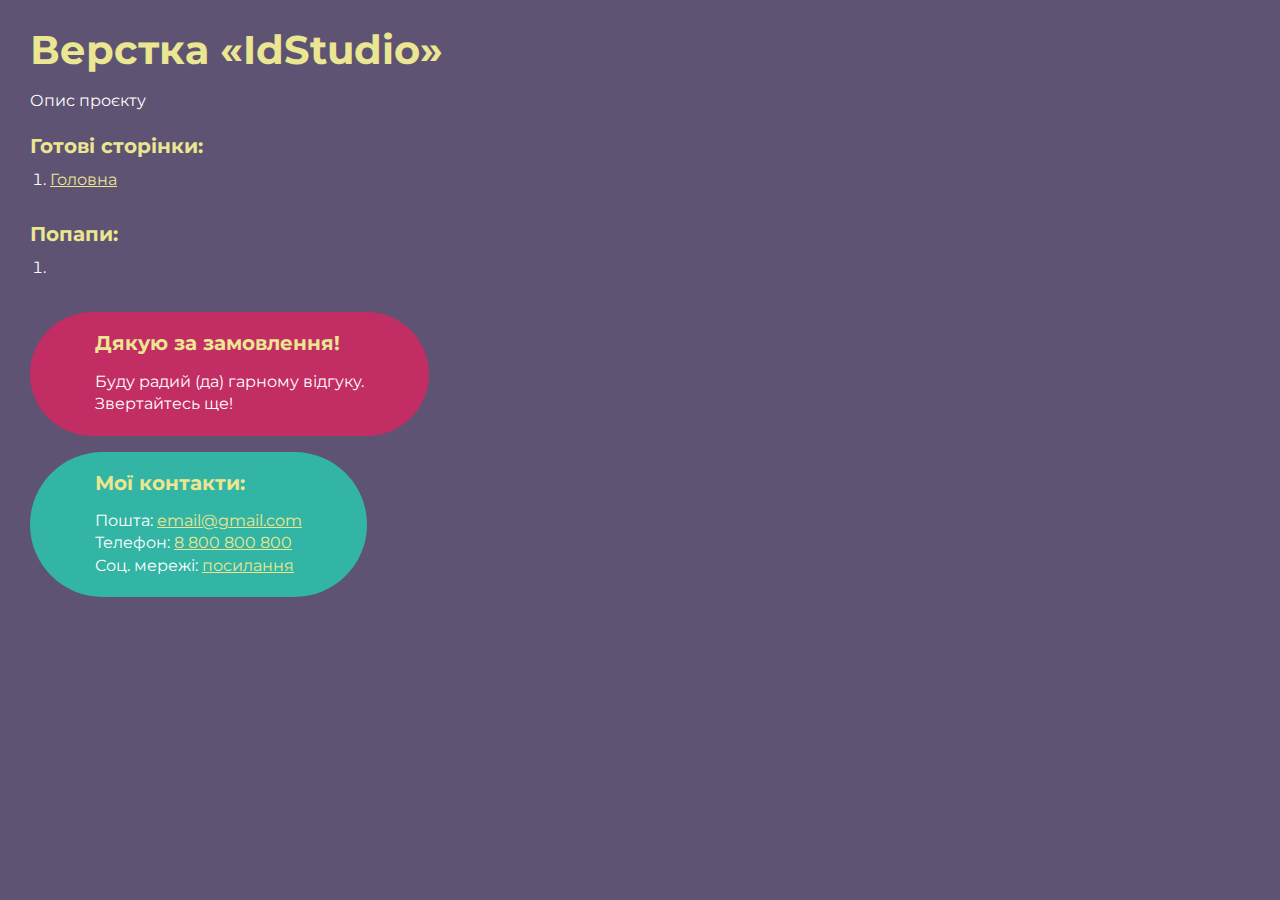
<file: index.html>
<!DOCTYPE html>
<html>

<head>
	<meta charset="UTF-8">
	<meta name="viewport" content="width=device-width, initial-scale=1.0">
	<title>Верстка «IdStudio»</title>
</head>

<body>
	<div class="rootpage">
		<h1>Верстка «IdStudio»</h1>
		<div class="rootpage__info">
			Опис проєкту
		</div>
		<h2>Готові сторінки:</h2>
		<ol class="rootpage__list">
			<li><a target="_blank" href="home.html">Головна</a></li>
		</ol>
		<h2>Попапи:</h2>
		<ol class="rootpage__list">
			<li><a target="_blank" href="home.html#"></a></li>
		</ol>
		<div class="rootpage__tnx">
			<h2>Дякую за замовлення!</h2>
			<p>Буду радий (да) гарному відгуку.</p>
			<p>Звертайтесь ще!</p>
		</div>
		<div class="rootpage__contacts">
			<h2>Мої контакти:</h2>
			<p>Пошта: <a href="mailto:email@gmail.com">email@gmail.com</a></p>
			<p>Телефон: <a href="tel:8800800800">8 800 800 800</a></p>
			<p>Соц. мережі: <a href="">посилання</a></p>
		</div>
	</div>
</body>
<style>
	@charset "UTF-8";
	@import url("https://fonts.googleapis.com/css?family=Montserrat:regular,700&display=swap");

	*,
	*::before,
	*::after {
		padding: 0px;
		margin: 0px;
		border: 0px;
		box-sizing: border-box;
	}

	html,
	body {
		height: 100%;
		margin: 0;
		padding: 0;
		min-width: 320px;
		width: 100%;
		color: #fff;
		background-color: #5e5373;
	}

	body {
		font-family: Montserrat;
		font-size: 100%;
		line-height: 1;
		font-size: 1rem;
	}

	a {
		text-decoration: underline;
		color: #ebe691
	}

	a:visited {
		text-decoration: underline;
		color: #aaa768;
	}

	a:hover {
		text-decoration: none;
	}

	ul li {
		list-style: none;
	}

	img {
		vertical-align: top;
	}

	.wrapper {
		width: 100%;
		min-height: 100%;
		overflow: hidden;
	}

	.rootpage {
		padding: 30px;
		display: flex;
		flex-direction: column;
		align-items: flex-start;
	}

	@media (max-width: 767px) {
		.rootpage {
			padding: 30px 15px;
		}
	}

	h1 {
		color: #ebe691;
		font-size: 2.5rem;
		margin: 0px 0px 1.25rem 0px;
	}

	@media (max-width: 767px) {
		h1 {
			font-size: 1.85rem;
			margin: 0px 0px 1.25rem 0px;
		}
	}

	h2 {
		color: #ebe691;
		font-size: 1.25rem;
		margin: 0px 0px 1rem 0px;
	}

	@media (max-width: 767px) {
		h2 {
			font-size: 1.125rem;
			margin: 0px 0px 1rem 0px;
		}
	}

	.rootpage__info {
		line-height: 140%;
		margin: 0px 0px 1.5rem 0px;
	}

	.rootpage__list {
		margin: 0px 0px 2.25rem 1.25rem;
	}

	.rootpage__list li:not(:last-child) {
		margin: 0px 0px 15px 0px;
	}

	.rootpage__contacts,
	.rootpage__tnx {
		border-radius: 200px;
		padding: 20px 65px;
		line-height: 140%;
	}

	@media (max-width: 767px) {

		.rootpage__contacts,
		.rootpage__tnx {
			border-radius: 40px;
			padding: 20px;
		}
	}

	.rootpage__contacts {
		background: #32b5a4;

	}

	.rootpage__contacts a {
		color: #ebe691;
	}

	.rootpage__tnx {
		background: #c22d63;
		margin: 0px 0px 1rem 0px;
	}
</style>

</html>
</file>
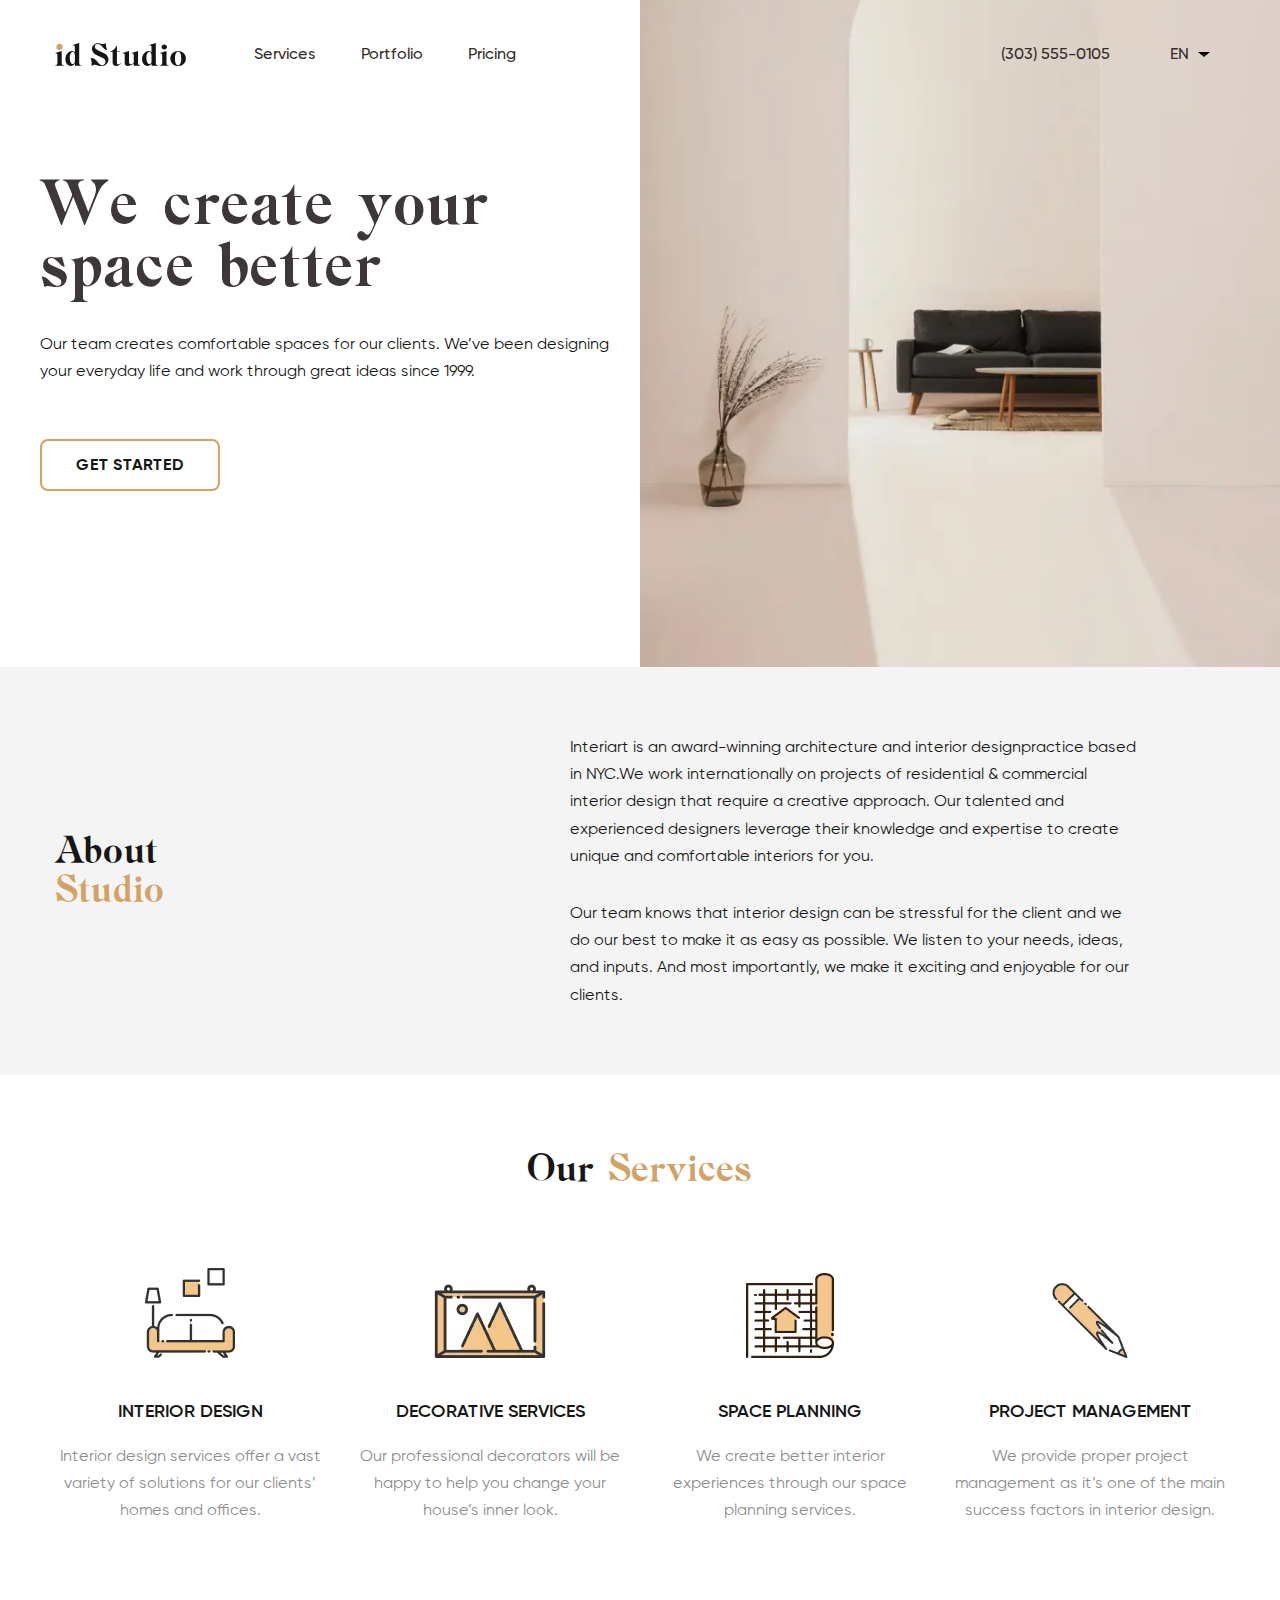
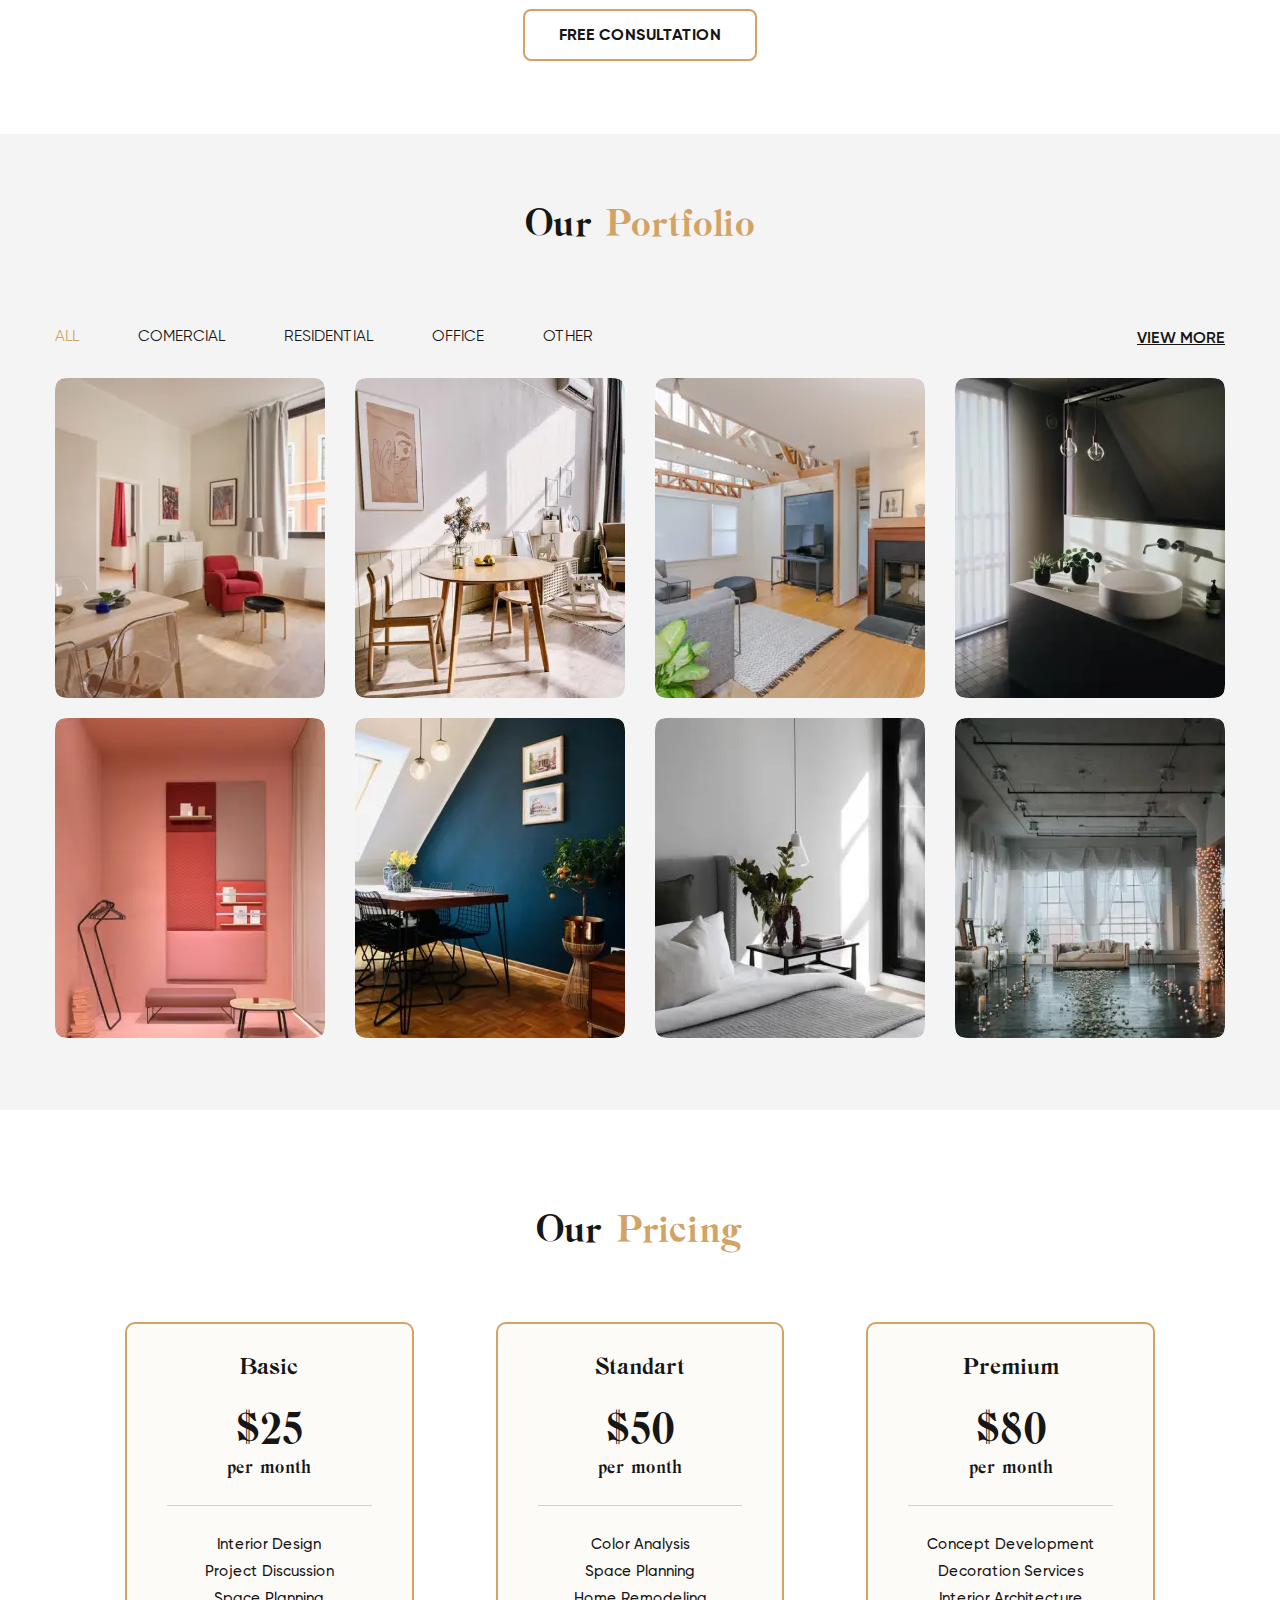
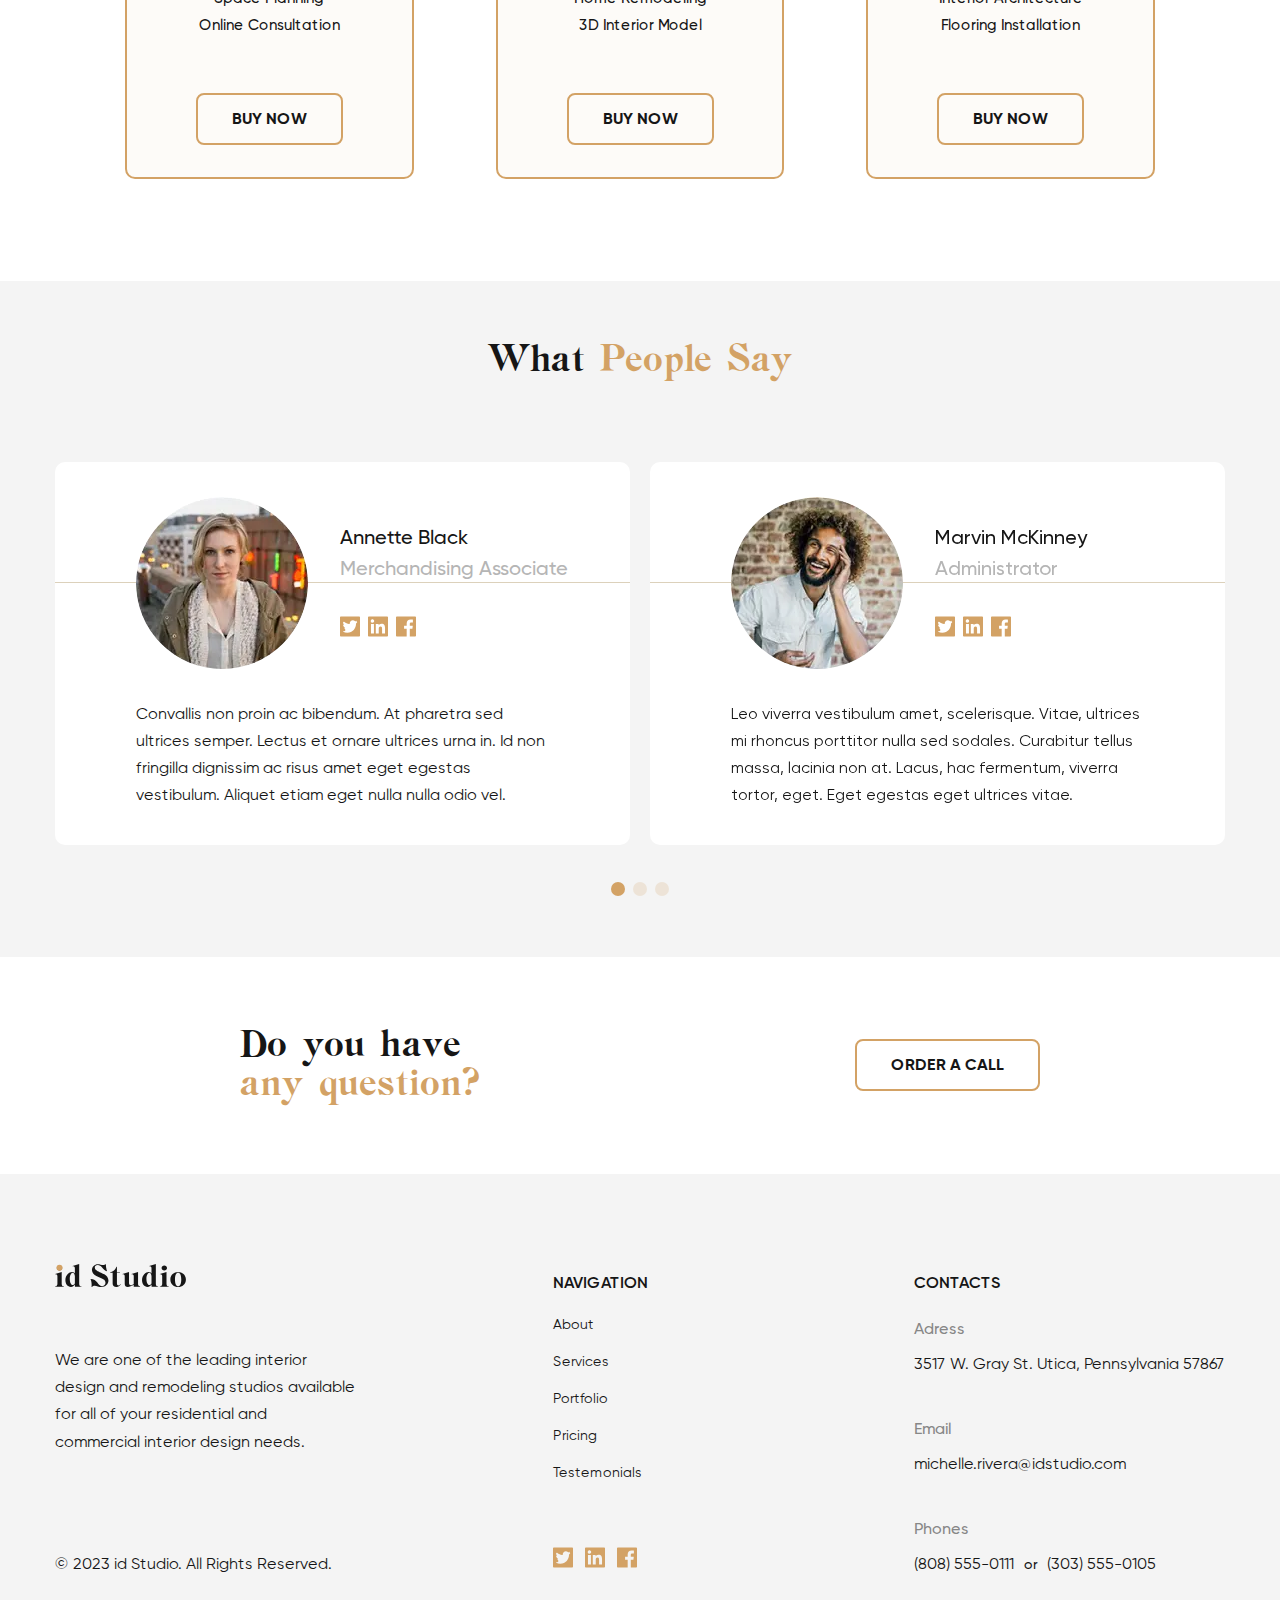
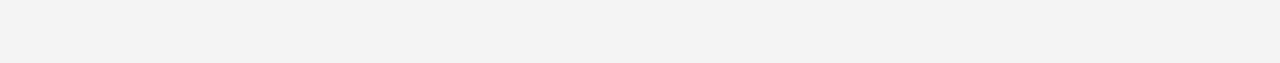
<file: home.html>
<!DOCTYPE html>
<html lang="en">

<head>
	<title>Id Studio</title>
	<meta charset="UTF-8">
	<meta name="format-detection" content="telephone=no">
	<!-- <style>body{opacity: 0;}</style> -->
	<link rel="stylesheet" href="css/style.min.css?_v=20221208183457">
	<link rel="shortcut icon" href="favicon.ico">
	<!-- <meta name="robots" content="noindex, nofollow"> -->
	<meta name="viewport" content="width=device-width, initial-scale=1.0">
</head>

<body>
	<div class="wrapper">
		<header class="header">
			<div class="header__container">
				<a href="" class="header__logo"><img src="img/logo.svg" alt=""></a>
				<div class="header__menu menu">
					<button type="button" class="menu__icon icon-menu"><span></span></button>
					<nav class="menu__body">
						<ul class="menu__list">
							<li data-goto-header data-goto=".services" class="menu__item"><a href="" class="menu__link lang-menu__link_1">Services</a></li>
							<li data-goto-header data-goto=".portfolio" class="menu__item"><a href="" class="menu__link lang-menu__link_2">Portfolio</a></li>
							<li data-goto-header data-goto=".pricing" class="menu__item"><a href="" class="menu__link lang-menu__link_3">Pricing</a></li>
						</ul>
					</nav>
				</div>
				<div data-da=".menu__list, 767.98" class="header__actions">
					<a href="tel:3035550105" class="header__tel">(303) 555-0105</a>
					<select name="language" class="header__lang">
						<option value="en" selected>EN</option>
						<option value="ru">RU</option>
						<option value="ua">UA</option>
					</select>
				</div>
			</div>
		</header>
		<main class="page">
			<section class="page__main main-page">
				<div class="main-page__content">
					<div class="main-page__container">
						<div class="main-page__body">
							<h1 class="main-page__title lang-main-page__title">We create your space better</h1>
							<div class="main-page__text lang-main-page__text text">Our team creates comfortable spaces for our
								clients. We’ve been
								designing your everyday life and work through great ideas since 1999.</div>
							<a href="" class="main-page__button lang-main-page__button button">Get started</a>
						</div>
					</div>
				</div>
				<div class="main-page__image">
					<picture><source srcset="img/main/main-image.webp" type="image/webp"><img src="img/main/main-image.jpg" alt="Main image"></picture>
				</div>
			</section>
			<section class="page__about about">
				<div class="about__container">
					<h2 class="about__title lang-about__title title">
						<span class="title__black lang-title__black_about">About</span> <br><span class="title__gold lang-title__gold_about">Studio</span>
					</h2>
					<div data-showmore="items" data-showmore-media="768,max" class="about__text">
						<ul data-showmore-content="1" class="about__content">
							<li class="lang-about__li_1 text">Interiart is an award-winning architecture and interior design
								practice based in NYC.
								We work
								internationally on projects of residential & commercial interior design that require a creative
								approach. Our talented and experienced designers leverage their knowledge and expertise to
								create
								unique and comfortable interiors for you.</li>
							<li class="lang-about__li_2 text">Our team knows that interior design can be stressful for the
								client and we do our
								best to
								make it
								as easy as possible. We listen to your needs, ideas, and inputs. And most importantly, we
								make it
								exciting and enjoyable for our clients.</li>
						</ul>
						<button hidden data-showmore-button type="button" class="about__more">
							<span class="lang-span-readmore">Read more</span>
							<span class="lang-span-hide">Hide</span>
						</button>
					</div>
				</div>
			</section>
			<section class="page__services services">
				<div class="services__container">
					<h2 class="services__title title"><span class="title__black lang-title__black_services">Our</span> <span class="title__gold lang-title__gold_services">Services</span>
					</h2>
					<div class="services__content">
						<div class="services__item item-services">
							<div class="item-services__icon">
								<picture><source srcset="img/services/01.webp" type="image/webp"><img src="img/services/01.png" alt="Icon"></picture>
							</div>
							<div class="item-services__title lang-item-services__title_1">INTERIOR DESIGN</div>
							<div class="item-services__text lang-item-services__text_1 text">
								Interior design services offer a vast variety of solutions for our clients’ homes and offices.
							</div>
						</div>
						<div class="services__item item-services">
							<div class="item-services__icon">
								<picture><source srcset="img/services/02.webp" type="image/webp"><img src="img/services/02.png" alt="Icon"></picture>
							</div>
							<div class="item-services__title lang-item-services__title_2">DECORATIVE SERVICES</div>
							<div class="item-services__text lang-item-services__text_2 text">
								Our professional decorators will be happy to help you change your house’s inner look.
							</div>
						</div>
						<div class="services__item item-services">
							<div class="item-services__icon">
								<picture><source srcset="img/services/03.webp" type="image/webp"><img src="img/services/03.png" alt="Icon"></picture>
							</div>
							<div class="item-services__title lang-item-services__title_3">SPACE PLANNING</div>
							<div class="item-services__text lang-item-services__text_3 text">
								We create better interior experiences through our space planning services.
							</div>
						</div>
						<div class="services__item item-services">
							<div class="item-services__icon">
								<picture><source srcset="img/services/04.webp" type="image/webp"><img src="img/services/04.png" alt="Icon"></picture>
							</div>
							<div class="item-services__title lang-item-services__title_4">PROJECT MANAGEMENT</div>
							<div class="item-services__text lang-item-services__text_4 text">
								We provide proper project management as it’s one of the main success factors in interior design.
							</div>
						</div>
					</div>
					<div class="services__actions"><a href="#" class="services__button lang-services__button button">Free
							consultation</a></div>
				</div>
			</section>
			<section class="page__portfolio portfolio">
				<div class="portfolio__container">
					<h2 class="portfolio__title title"><span class="title__black lang-title__black_portfolio">Our</span>
						<span class="title__gold lang-title__gold_portfolio">Portfolio
						</span>
					</h2>
					<div class="portfolio__body">
						<div data-tabs class="portfolio__tabs tabs">
							<div class="tabs__header">
								<nav data-tabs-titles class="tabs__navigation">
									<button type="button" class="tabs__title lang-tabs__title_1 _tab-active">ALL</button>
									<button type="button" class="tabs__title lang-tabs__title_2">COMERCIAL</button>
									<button type="button" class="tabs__title lang-tabs__title_3">RESIDENTIAL</button>
									<button type="button" class="tabs__title lang-tabs__title_4">OFFICE</button>
									<button type="button" class="tabs__title lang-tabs__title_5">OTHER</button>
								</nav>
								<a href="#" data-da=".portfolio__tabs,767.98" class="portfolio__link lang-portfolio__link">View
									More</a>
							</div>
							<div data-tabs-body class="tabs__content">
								<div class="tabs__body">
									<div class="tabs__row">
										<div class="tabs__item tabs__item_active">
											<picture><source srcset="img/portfolio/01.webp" type="image/webp"><img src="img/portfolio/01.jpg" alt=""></picture>
										</div>
										<div class="tabs__item tabs__item_active">
											<picture><source srcset="img/portfolio/02.webp" type="image/webp"><img src="img/portfolio/02.jpg" alt=""></picture>
										</div>
										<div class="tabs__item tabs__item_active">
											<picture><source srcset="img/portfolio/03.webp" type="image/webp"><img src="img/portfolio/03.jpg" alt=""></picture>
										</div>
										<div class="tabs__item">
											<picture><source srcset="img/portfolio/04.webp" type="image/webp"><img src="img/portfolio/04.jpg" alt=""></picture>
										</div>
										<div class="tabs__item">
											<picture><source srcset="img/portfolio/05.webp" type="image/webp"><img src="img/portfolio/05.jpg" alt=""></picture>
										</div>
										<div class="tabs__item">
											<picture><source srcset="img/portfolio/06.webp" type="image/webp"><img src="img/portfolio/06.jpg" alt=""></picture>
										</div>
										<div class="tabs__item">
											<picture><source srcset="img/portfolio/07.webp" type="image/webp"><img src="img/portfolio/07.jpg" alt=""></picture>
										</div>
										<div class="tabs__item">
											<picture><source srcset="img/portfolio/08.webp" type="image/webp"><img src="img/portfolio/08.jpg" alt=""></picture>
										</div>
									</div>
								</div>
								<div class="tabs__body">
									<div class="tabs__row">
										<div class="tabs__item tabs__item_active">
											<picture><source srcset="img/portfolio/02.webp" type="image/webp"><img src="img/portfolio/02.jpg" alt=""></picture>
										</div>
										<div class="tabs__item tabs__item_active">
											<picture><source srcset="img/portfolio/05.webp" type="image/webp"><img src="img/portfolio/05.jpg" alt=""></picture>
										</div>
										<div class="tabs__item tabs__item_active">
											<picture><source srcset="img/portfolio/06.webp" type="image/webp"><img src="img/portfolio/06.jpg" alt=""></picture>
										</div>
									</div>
								</div>
								<div class="tabs__body">
									<div class="tabs__row">
										<div class="tabs__item tabs__item_active">
											<picture><source srcset="img/portfolio/04.webp" type="image/webp"><img src="img/portfolio/04.jpg" alt=""></picture>
										</div>
										<div class="tabs__item tabs__item_active">
											<picture><source srcset="img/portfolio/07.webp" type="image/webp"><img src="img/portfolio/07.jpg" alt=""></picture>
										</div>
										<div class="tabs__item tabs__item_active">
											<picture><source srcset="img/portfolio/03.webp" type="image/webp"><img src="img/portfolio/03.jpg" alt=""></picture>
										</div>
										<div class="tabs__item">
											<picture><source srcset="img/portfolio/02.webp" type="image/webp"><img src="img/portfolio/02.jpg" alt=""></picture>
										</div>
										<div class="tabs__item">
											<picture><source srcset="img/portfolio/01.webp" type="image/webp"><img src="img/portfolio/01.jpg" alt=""></picture>
										</div>
										<div class="tabs__item">
											<picture><source srcset="img/portfolio/06.webp" type="image/webp"><img src="img/portfolio/06.jpg" alt=""></picture>
										</div>
									</div>
								</div>
								<div class="tabs__body">
									<div class="tabs__row">
										<div class="tabs__item tabs__item_active">
											<picture><source srcset="img/portfolio/08.webp" type="image/webp"><img src="img/portfolio/08.jpg" alt=""></picture>
										</div>
										<div class="tabs__item tabs__item_active">
											<picture><source srcset="img/portfolio/07.webp" type="image/webp"><img src="img/portfolio/07.jpg" alt=""></picture>
										</div>
										<div class="tabs__item tabs__item_active">
											<picture><source srcset="img/portfolio/04.webp" type="image/webp"><img src="img/portfolio/04.jpg" alt=""></picture>
										</div>
										<div class="tabs__item">
											<picture><source srcset="img/portfolio/05.webp" type="image/webp"><img src="img/portfolio/05.jpg" alt=""></picture>
										</div>
										<div class="tabs__item">
											<picture><source srcset="img/portfolio/06.webp" type="image/webp"><img src="img/portfolio/06.jpg" alt=""></picture>
										</div>
									</div>
								</div>
								<div class="tabs__body">
									<div class="tabs__row">
										<div class="tabs__item tabs__item_active">
											<picture><source srcset="img/portfolio/04.webp" type="image/webp"><img src="img/portfolio/04.jpg" alt=""></picture>
										</div>
										<div class="tabs__item tabs__item_active">
											<picture><source srcset="img/portfolio/03.webp" type="image/webp"><img src="img/portfolio/03.jpg" alt=""></picture>
										</div>
									</div>
								</div>
							</div>
						</div>
					</div>
				</div>
			</section>
			<section class="page__pricing pricing">
				<div class="pricing__container">
					<h2 class="pricing__title title"><span class="title__black lang-title__black_pricing">Our</span>
						<span class="title__gold lang-title__gold_pricing">Pricing
						</span>
					</h2>
					<div class="pricing__content">
						<div class="pricing__item item-pricing">
							<div class="item-pricing__body">
								<div class="item-pricing__title lang-item-pricing__title_1">Basic</div>
								<div class="item-pricing__price">$25</div>
								<div class="item-pricing__period lang-item-pricing__period_1">per month</div>
								<ul class="item-pricing__services">
									<li class="lang-item__service_1">Interior Design</li>
									<li class="lang-item__service_2">Project Discussion</li>
									<li class="lang-item__service_3">Space Planning</li>
									<li class="lang-item__service_4">Online Consultation</li>
								</ul>
							</div>
							<a href="" class="item-pricing__button lang-item-pricing__button_1 button">buy now</a>
						</div>
						<div class="pricing__item item-pricing">
							<div class="item-pricing__body">
								<div class="item-pricing__title lang-item-pricing__title_2">Standart</div>
								<div class="item-pricing__price">$50</div>
								<div class="item-pricing__period lang-item-pricing__period_2">per month</div>
								<ul class="item-pricing__services">
									<li class="lang-item__service_5">Color Analysis</li>
									<li class="lang-item__service_6">Space Planning</li>
									<li class="lang-item__service_7">Home Remodeling</li>
									<li class="lang-item__service_8">3D Interior Model</li>
								</ul>
							</div>
							<a href="" class="item-pricing__button lang-item-pricing__button_2 button">buy now</a>
						</div>
						<div class="pricing__item item-pricing">
							<div class="item-pricing__body">
								<div class="item-pricing__title lang-item-pricing__title_3">Premium</div>
								<div class="item-pricing__price">$80</div>
								<div class="item-pricing__period lang-item-pricing__period_3">per month</div>
								<ul class="item-pricing__services">
									<li class="lang-item__service_9">Concept Development</li>
									<li class="lang-item__service_10">Decoration Services</li>
									<li class="lang-item__service_11">Interior Architecture</li>
									<li class="lang-item__service_12">Flooring Installation</li>
								</ul>
							</div>
							<a href="" class="item-pricing__button lang-item-pricing__button_3 button">buy now</a>
						</div>
					</div>
				</div>
			</section>
			<section class="page__testimonials testimonials">
				<div class="testimonials__container">
					<h2 class="testimonials__title title">
						<span class="title__black lang-title__black_testimonials">What</span>
						<span class="title__gold lang-title__gold_testimonials">People Say</span>
					</h2>
					<!-- Оболочка слайдера -->
					<div class="testimonials__slider swiper">
						<!-- Двигающееся часть слайдера -->
						<div class="testimonials__wrapper swiper-wrapper">
							<!-- Слайд -->
							<div class="testimonials__slide swiper-slide">
								<div class="swiper-slide__item">
									<div class="swiper-slide__header">
										<div class="swiper-slide__image">
											<picture><source srcset="img/testimonials/photo01.webp" type="image/webp"><img src="img/testimonials/photo01.jpg" alt="Photo"></picture>
										</div>
										<div class="swiper-slide__body">
											<div class="swiper-slide__name">Annette Black</div>
											<div class="swiper-slide__profession">Merchandising Associate</div>
											<div class="swiper-slide__socials">
												<a href="" class="swiper-slide__social">
													<img src="img/testimonials/twitter.svg" alt="Twitter">
												</a>
												<a href="" class="swiper-slide__social">
													<img src="img/testimonials/linkedin.svg" alt="LinkedIn">
												</a>
												<a href="" class="swiper-slide__social">
													<img src="img/testimonials/facebook.svg" alt="Facebook">
												</a>
											</div>
										</div>
									</div>
									<div class="swiper-slide__text text">
										Convallis non proin ac bibendum. At pharetra sed ultrices semper. Lectus et ornare
										ultrices
										urna in. Id non fringilla dignissim ac risus amet eget egestas vestibulum. Aliquet etiam
										eget
										nulla nulla odio vel.
									</div>
								</div>
							</div>
							<div class="testimonials__slide swiper-slide">
								<div class="swiper-slide__item">
									<div class="swiper-slide__header">
										<div class="swiper-slide__image">
											<picture><source srcset="img/testimonials/photo02.webp" type="image/webp"><img src="img/testimonials/photo02.jpg" alt="Photo"></picture>
										</div>
										<div class="swiper-slide__body">
											<div class="swiper-slide__name">Marvin McKinney</div>
											<div class="swiper-slide__profession">Administrator</div>
											<div class="swiper-slide__socials">
												<a href="" class="swiper-slide__social">
													<img src="img/testimonials/twitter.svg" alt="Twitter">
												</a>
												<a href="" class="swiper-slide__social">
													<img src="img/testimonials/linkedin.svg" alt="LinkedIn">
												</a>
												<a href="" class="swiper-slide__social">
													<img src="img/testimonials/facebook.svg" alt="Facebook">
												</a>
											</div>
										</div>
									</div>
									<div class="swiper-slide__text text">
										Leo viverra vestibulum amet, scelerisque. Vitae, ultrices mi rhoncus porttitor nulla sed
										sodales. Curabitur tellus massa, lacinia non at. Lacus, hac fermentum, viverra tortor,
										eget.
										Eget egestas eget ultrices vitae.
									</div>
								</div>
							</div>
							<div class="testimonials__slide swiper-slide">
								<div class="swiper-slide__item">
									<div class="swiper-slide__header">
										<div class="swiper-slide__image">
											<picture><source srcset="img/testimonials/photo03.webp" type="image/webp"><img src="img/testimonials/photo03.jpeg" alt="Photo"></picture>
										</div>
										<div class="swiper-slide__body">
											<div class="swiper-slide__name">Jimm Carrey</div>
											<div class="swiper-slide__profession">Actor</div>
											<div class="swiper-slide__socials">
												<a href="" class="swiper-slide__social">
													<img src="img/testimonials/twitter.svg" alt="Twitter">
												</a>
												<a href="" class="swiper-slide__social">
													<img src="img/testimonials/linkedin.svg" alt="LinkedIn">
												</a>
												<a href="" class="swiper-slide__social">
													<img src="img/testimonials/facebook.svg" alt="Facebook">
												</a>
											</div>
										</div>
									</div>
									<div class="swiper-slide__text text">
										Leo viverra vestibulum amet, scelerisque. Vitae, ultrices mi rhoncus porttitor nulla sed
										sodales. Curabitur tellus massa, lacinia non at. Lacus, hac fermentum, viverra tortor,
										eget.
										Eget egestas eget ultrices vitae.
									</div>
								</div>
							</div>
							<div class="testimonials__slide swiper-slide">
								<div class="swiper-slide__item">
									<div class="swiper-slide__header">
										<div class="swiper-slide__image">
											<picture><source srcset="img/testimonials/photo04.webp" type="image/webp"><img src="img/testimonials/photo04.png" alt="Photo"></picture>
										</div>
										<div class="swiper-slide__body">
											<div class="swiper-slide__name">Bogdan Dan</div>
											<div class="swiper-slide__profession">Turner</div>
											<div class="swiper-slide__socials">
												<a href="" class="swiper-slide__social">
													<img src="img/testimonials/twitter.svg" alt="Twitter">
												</a>
												<a href="" class="swiper-slide__social">
													<img src="img/testimonials/linkedin.svg" alt="LinkedIn">
												</a>
												<a href="" class="swiper-slide__social">
													<img src="img/testimonials/facebook.svg" alt="Facebook">
												</a>
											</div>
										</div>
									</div>
									<div class="swiper-slide__text text">
										I like girls and girls like me. I have a perfect design of my dick, so I don't need
										interiors and
										designs of my house.
									</div>
								</div>
							</div>
						</div>
						<!-- Если нужна пагинация -->
						<div class="swiper-pagination"></div>
					</div>
				</div>
			</section>
			<section class="page__question question">
				<div class="question__container">
					<h2 class="question__title title">
						<span class="title__black lang-title__black_question">Do you have</span><br>
						<span class="title__gold lang-title__gold_question">any question?</span>
					</h2>
					<a href="tel:3800968587828" class="question__button lang-question__button button">order a call</a>
				</div>
			</section>
		</main>
		<footer class="footer">
			<div class="footer__container">
				<div class="footer__idstudio idstudio-footer">
					<a href="" class="idstudio-footer__logo"><img src="img/logo.svg" alt=""></a>
					<div class="idstudio-footer__text lang-idstudio-footer__text text">We are one of the leading interior design
						and remodeling studios
						available for all of your residential and commercial interior design needs.</div>
					<div data-da=".footer__container,767.98" class="idstudio-footer__copy">© 2023 id Studio. All Rights Reserved.
					</div>
				</div>
				<div class="footer__navigation navigation-footer">
					<div class="navigation-footer__title lang-navigation-footer__title_1 title-footer">Navigation</div>
					<nav class="navigation-footer__body">
						<ul class="navigation-footer__list">
							<li data-goto-header data-goto=".about" class="navigation-footer__item">
								<a href="" class="navigation-footer__link lang-navigation-footer__link_1">About</a>
							</li>
							<li data-goto-header data-goto=".services" class="navigation-footer__item">
								<a href="" class="navigation-footer__link lang-navigation-footer__link_2">Services</a>
							</li>
							<li data-goto-header data-goto=".portfolio" class="navigation-footer__item">
								<a href="" class="navigation-footer__link lang-navigation-footer__link_3">Portfolio</a>
							</li>
							<li data-goto-header data-goto=".pricing" class="navigation-footer__item">
								<a href="" class="navigation-footer__link lang-navigation-footer__link_4">Pricing</a>
							</li>
							<li data-goto-header data-goto=".testimonials" class="navigation-footer__item"><a href="" class="navigation-footer__link lang-navigation-footer__link_5">Testemonials</a>
							</li>
						</ul>
					</nav>
					<div data-da=".footer__idstudio,767.98" class="navigation-footer__socials">
						<a href="" class="navigation-footer__social">
							<img src="img/testimonials/twitter.svg" alt="Twitter">
						</a>
						<a href="" class="navigation-footer__social">
							<img src="img/testimonials/linkedin.svg" alt="LinkedIn">
						</a>
						<a href="" class="navigation-footer__social">
							<img src="img/testimonials/facebook.svg" alt="Facebook">
						</a>
					</div>
				</div>
				<div class="footer__contacts contacts-footer">
					<div class="contacts-footer__title lang-navigation-footer__title_2 title-footer">CONTACTS</div>
					<div class="contacts-footer__row">
						<div class="contacts-footer__subtitle lang-contacts-footer__subtitle_1">ADRESS</div>
						<div class="contacts-footer__value">3517 W. Gray St. Utica, Pennsylvania 57867</div>
					</div>
					<div class="contacts-footer__row">
						<div class="contacts-footer__subtitle lang-contacts-footer__subtitle_2">EMAIL</div>
						<a href="mailto:michelle.rivera@idstudio.com" class="contacts-footer__value">michelle.rivera@idstudio.com</a>
					</div>
					<div class="contacts-footer__row">
						<div class="contacts-footer__subtitle lang-contacts-footer__subtitle_3">PHONES</div>
						<div class="contacts-footer__phones">
							<a href="tel:8085550111" class="contacts-footer__value">(808) 555-0111</a>
							<div class="contacts-footer__or lang-contacts-footer__or">or</div>
							<a href="tel:3035550105" class="contacts-footer__value">(303) 555-0105</a>
						</div>
					</div>
				</div>
			</div>
		</footer>
	</div>
	<script src="js/app.min.js?_v=20221208183457"></script>
</body>

</html>
</file>
<file: css/style.min.css>
@charset "UTF-8";@font-face{font-family:Gilroy;font-display:swap;src:url(../fonts/Gilroy-Regular.woff2) format("woff2"),url(../fonts/Gilroy-Regular.woff) format("woff");font-weight:400;font-style:normal}@font-face{font-family:Gilroy;font-display:swap;src:url(../fonts/Gilroy-Medium.woff2) format("woff2"),url(../fonts/Gilroy-Medium.woff) format("woff");font-weight:500;font-style:normal}@font-face{font-family:BN Chester;font-display:swap;src:url("../fonts/BN Chester-Regular.woff2") format("woff2"),url("../fonts/BN Chester-Regular.woff") format("woff");font-weight:400;font-style:normal}@font-face{font-family:Gilroy;font-display:swap;src:url(../fonts/Gilroy-SemiBold.woff2) format("woff2"),url(../fonts/Gilroy-SemiBold.woff) format("woff");font-weight:600;font-style:normal}@font-face{font-family:Gilroy;font-display:swap;src:url(../fonts/Gilroy-Bold.woff2) format("woff2"),url(../fonts/Gilroy-Bold.woff) format("woff");font-weight:700;font-style:normal}*{padding:0;margin:0;border:0}*,:after,:before{-webkit-box-sizing:border-box;box-sizing:border-box}body,html{height:100%;min-width:320px}body{color:#161616;line-height:1;font-family:Gilroy;font-size:1rem;-ms-text-size-adjust:100%;-moz-text-size-adjust:100%;-webkit-text-size-adjust:100%;-webkit-font-smoothing:antialiased;-moz-osx-font-smoothing:grayscale}button,input,textarea{font-family:Gilroy;font-size:inherit}button{cursor:pointer;color:inherit;background-color:inherit}a{color:inherit;text-decoration:none}ul li{list-style:none}img{vertical-align:top}h1,h2,h3,h4,h5,h6{font-weight:inherit;font-size:inherit}.lock body{overflow:hidden;-ms-touch-action:none;touch-action:none;-ms-scroll-chaining:none;overscroll-behavior:none}.wrapper{min-height:100%;display:-webkit-box;display:-ms-flexbox;display:flex;-webkit-box-orient:vertical;-webkit-box-direction:normal;-ms-flex-direction:column;flex-direction:column;overflow:hidden}@supports (overflow:clip){.wrapper{overflow:clip}}.wrapper>main{-webkit-box-flex:1;-ms-flex:1 1 auto;flex:1 1 auto}.wrapper>*{min-width:0}[class*=__container]{max-width:75rem;margin:0 auto;padding:0 .9375rem}.select{position:relative}.select__body{position:relative}.select__title{color:inherit;text-align:left;cursor:pointer;font-weight:500;line-height:119%;color:#352c2c;border-radius:4px}.select__value{display:-webkit-box;display:-ms-flexbox;display:flex;-webkit-box-align:center;-ms-flex-align:center;align-items:center;height:1.875rem;padding:0 .9375rem;gap:.625rem}.select__value>*{-webkit-box-flex:1;-ms-flex:1 1 auto;flex:1 1 auto}.select__value:after{content:"";-ms-flex-item-align:center;-ms-grid-row-align:center;align-self:center;-webkit-box-flex:0;-ms-flex:0 0 10px;flex:0 0 10px;-webkit-transition:all .3s ease 0s;-o-transition:all .3s ease 0s;transition:all .3s ease 0s;display:-webkit-box;display:-ms-flexbox;display:flex;-webkit-box-pack:center;-ms-flex-pack:center;justify-content:center;-webkit-box-align:center;-ms-flex-align:center;align-items:center;border-left:6px solid transparent;border-right:6px solid transparent;border-top:5px solid #000}._select-open .select__value:after{-webkit-transform:rotate(-180deg);-ms-transform:rotate(-180deg);transform:rotate(-180deg)}.select__value._select-pseudo-label::before{content:attr(data-pseudo-label);opacity:.5}.select__text{-webkit-box-flex:1;-ms-flex:1 1 auto;flex:1 1 auto}.select__input{width:100%;background-color:transparent;height:100%}.select__options{position:absolute;top:20px;border-radius:0 0 4px 4px;min-width:100%;left:0;border-top:0;padding:10px 0 5px 0;color:#000}.select__scroll{overflow-y:auto;overflow-x:hidden;max-height:200px}.select__option{width:100%;text-align:left;cursor:pointer;padding:10px 15px;color:inherit;font-weight:500;line-height:119%;color:#352c2c;-webkit-transition:color .3s ease 0s;-o-transition:color .3s ease 0s;transition:color .3s ease 0s}.select__option._select-selected{background-color:transparent}.select__row{display:-webkit-inline-box;display:-ms-inline-flexbox;display:inline-flex;-webkit-box-align:center;-ms-flex-align:center;align-items:center}.select._select-open{z-index:5}._select-tag{cursor:pointer}[data-showmore-button] span:last-child{display:none}._showmore-active [data-showmore-button] span{display:none}._showmore-active [data-showmore-button] span:last-child{display:block}[class*=-ibg]{position:relative}[class*=-ibg] img{position:absolute;width:100%;height:100%;top:0;left:0;-o-object-fit:cover;object-fit:cover}[class*=-ibg_contain] img{-o-object-fit:contain;object-fit:contain}.button{display:inline-block;padding:.75rem 2.125rem;border:2px solid #d3a265;border-radius:8px;font-weight:700;font-size:16px;line-height:24px;text-align:center;text-transform:uppercase;-webkit-transition:all .3s ease 0s;-o-transition:all .3s ease 0s;transition:all .3s ease 0s}.text{line-height:170%}.title{font-family:"BN Chester";line-height:1.025;letter-spacing:.005em}.title__black{color:#161616}.title__gold{color:#d3a265}.title-footer{font-weight:600;line-height:1.25;text-transform:uppercase}.title-footer:not(:last-child){margin-bottom:1.5rem}.header{position:absolute;width:100%;top:0;left:0;z-index:3;margin-bottom:5.625rem}.header__container{display:-webkit-box;display:-ms-flexbox;display:flex;-webkit-box-align:center;-ms-flex-align:center;align-items:center}.header__logo{position:relative;z-index:5}.header__menu{-webkit-box-flex:1;-ms-flex:1 1 auto;flex:1 1 auto}.header__actions{display:-webkit-box;display:-ms-flexbox;display:flex;-webkit-box-align:center;-ms-flex-align:center;align-items:center}.header__tel{font-weight:500;line-height:119%;color:#352c2c;-webkit-transition:color .3s ease 0s;-o-transition:color .3s ease 0s;transition:color .3s ease 0s}.menu__icon{display:none}.menu__list{display:-webkit-box;display:-ms-flexbox;display:flex}.menu__link{font-weight:500;line-height:119%;color:#352c2c;-webkit-transition:color .3s ease 0s;-o-transition:color .3s ease 0s;transition:color .3s ease 0s}.icon-menu{display:none}.footer{background-color:#f4f4f4}.footer__container{display:-webkit-box;display:-ms-flexbox;display:flex;gap:5rem}.footer__idstudio{-webkit-box-flex:0;-ms-flex:0 1 18.75rem;flex:0 1 18.75rem}.footer__navigation{-webkit-box-flex:1;-ms-flex:1 1 auto;flex:1 1 auto}.idstudio-footer__logo{display:inline-block}.idstudio-footer__logo:not(:last-child){margin-bottom:3.75rem}.idstudio-footer__copy{line-height:150%}.navigation-footer{padding-top:.625rem}.navigation-footer__body:not(:last-child){margin-bottom:4.0625rem}.navigation-footer__item:not(:last-child){margin-bottom:1.25rem}.navigation-footer__link{font-size:.875rem;line-height:1.2142857143;-webkit-transition:color .3s ease 0s;-o-transition:color .3s ease 0s;transition:color .3s ease 0s}.navigation-footer__socials{display:-webkit-box;display:-ms-flexbox;display:flex;gap:.75rem;-webkit-box-align:center;-ms-flex-align:center;align-items:center}.contacts-footer{padding-top:.625rem}.contacts-footer__row:not(:last-child){margin-bottom:2.5rem}.contacts-footer__subtitle{font-weight:500;line-height:150%;color:#878787}.contacts-footer__subtitle:not(:last-child){margin-bottom:.75rem}.contacts-footer__value{line-height:150%}.contacts-footer__phones{display:-webkit-box;display:-ms-flexbox;display:flex;gap:.625rem;-webkit-box-align:center;-ms-flex-align:center;align-items:center}.contacts-footer__or{font-weight:500;font-size:.875rem;line-height:1.2142857143}.contacts-footer a{-webkit-transition:color .3s ease 0s;-o-transition:color .3s ease 0s;transition:color .3s ease 0s}.main-page__content{-webkit-box-flex:0;-ms-flex:0 0 100%;flex:0 0 100%;-ms-flex-item-align:center;-ms-grid-row-align:center;align-self:center;padding-right:1.875rem}.main-page__title{font-family:"BN Chester";line-height:.9696969697;letter-spacing:.01em;color:#3d3737}.main-page__image img{width:100%}.about{background:#f4f4f4}.about__container{display:-webkit-box;display:-ms-flexbox;display:flex;-webkit-box-align:center;-ms-flex-align:center;align-items:center;-webkit-box-pack:justify;-ms-flex-pack:justify;justify-content:space-between;padding-right:6.25rem;gap:1.75rem}.about__text{-webkit-box-flex:0;-ms-flex:0 1 35.625rem;flex:0 1 35.625rem}.about__text li:not(:last-child){margin-bottom:1.875rem}.about__more{padding-top:1.75rem;border-bottom:1px solid #d3a265}.about__more span{font-weight:600;font-size:.875rem;line-height:1.2142857143;text-transform:uppercase}.services__title{text-align:center}.services__content{display:-webkit-box;display:-ms-flexbox;display:flex;-ms-flex-wrap:wrap;flex-wrap:wrap;gap:1.875rem;-webkit-box-pack:center;-ms-flex-pack:center;justify-content:center}.services__content:not(:last-child){margin-bottom:5.25rem}.services__item{-webkit-box-flex:0;-ms-flex:0 1 21.75rem;flex:0 1 21.75rem;padding:3.25rem 2.4375rem}.services__item:not(:last-child){border-bottom:1px solid #d3a265}.services__item:first-child{padding-top:0}.services__item:last-child{padding-bottom:0}.services__actions{text-align:center}.services__button{margin:0 auto}.item-services{text-align:center}.item-services__icon{height:5.625rem;display:-webkit-box;display:-ms-flexbox;display:flex;-webkit-box-pack:center;-ms-flex-pack:center;justify-content:center;-webkit-box-align:end;-ms-flex-align:end;align-items:flex-end}.item-services__icon:not(:last-child){margin-bottom:2.625rem}.item-services__title{font-weight:600;font-size:1.125rem;line-height:1.2222222222;text-transform:uppercase}.item-services__text{color:#8d8d8d}.portfolio{background:#f4f4f4}.portfolio__title{text-align:center}.portfolio__body{display:-webkit-box;display:-ms-flexbox;display:flex;-webkit-box-pack:justify;-ms-flex-pack:justify;justify-content:space-between}.portfolio__link{display:block;font-weight:600;line-height:1.25;text-decoration-line:underline;text-transform:uppercase;-webkit-transition:color .3s ease 0s;-o-transition:color .3s ease 0s;transition:color .3s ease 0s}.tabs{width:100%}.tabs__header{display:-webkit-box;display:-ms-flexbox;display:flex;-webkit-box-pack:justify;-ms-flex-pack:justify;justify-content:space-between;gap:59px}.tabs__navigation{display:-webkit-box;display:-ms-flexbox;display:flex;-webkit-box-flex:1;-ms-flex:1 1 auto;flex:1 1 auto}.tabs__title{line-height:1.1875;text-transform:uppercase;-webkit-transition:color .3s ease 0s;-o-transition:color .3s ease 0s;transition:color .3s ease 0s}.tabs__row{display:-webkit-box;display:-ms-flexbox;display:flex;-ms-flex-wrap:wrap;flex-wrap:wrap;-webkit-column-gap:1.875rem;-moz-column-gap:1.875rem;column-gap:1.875rem;row-gap:1.25rem}.tabs__item{-webkit-box-flex:0;-ms-flex:0 1 calc((100% - 90px)/ 4);flex:0 1 calc((100% - 90px)/ 4);overflow:hidden;border-radius:10px}.tabs__item img{width:100%;-webkit-transition:-webkit-transform .8s ease 0s;transition:-webkit-transform .8s ease 0s;-o-transition:transform .8s ease 0s;transition:transform .8s ease 0s;transition:transform .8s ease 0s,-webkit-transform .8s ease 0s}.tabs ._tab-active{color:#d3a265}.pricing__title{text-align:center}.pricing__title:not(:last-child){margin-bottom:4.375rem}.pricing__content{padding:0 4.375rem;display:-webkit-box;display:-ms-flexbox;display:flex;gap:5.125rem}.pricing__item{-webkit-box-flex:0;-ms-flex:0 1 calc((100% - 58px)/ 3);flex:0 1 calc((100% - 58px)/ 3)}.item-pricing{background-color:#fdfbf8;border:2px solid #d3a265;border-radius:.625rem;text-align:center;-webkit-transition:all .3s ease 0s;-o-transition:all .3s ease 0s;transition:all .3s ease 0s;display:-webkit-box;display:-ms-flexbox;display:flex;-webkit-box-orient:vertical;-webkit-box-direction:normal;-ms-flex-direction:column;flex-direction:column;position:relative;-webkit-box-align:center;-ms-flex-align:center;align-items:center}.item-pricing::before{content:"";position:absolute;width:72%;height:1px;top:40%;background-color:#dcd1bb}.item-pricing__body{-webkit-box-flex:1;-ms-flex:1 1 auto;flex:1 1 auto}.item-pricing__title{font-family:"BN Chester";line-height:.9583333333}.item-pricing__title:not(:last-child){margin-bottom:1.9375rem}.item-pricing__price{font-family:"BN Chester";line-height:.9772727273}.item-pricing__price:not(:last-child){margin-bottom:.4375rem}.item-pricing__period{font-family:"BN Chester";line-height:.9444444444}.item-pricing__period:not(:last-child){margin-bottom:1.6875rem}.item-pricing__services{font-weight:500;font-size:.9375rem;line-height:180%;padding:1.6875rem 1.4375rem 0 1.4375rem}.item-pricing__button{text-transform:uppercase;-ms-flex-item-align:center;-ms-grid-row-align:center;align-self:center;margin-bottom:2rem}.testimonials{padding-top:3.75rem;background-color:#f4f4f4}.testimonials__title{text-align:center}.testimonials__slider .swiper-pagination-bullet{width:14px;height:14px;background-color:#d3a265;font-size:.875rem}.testimonials .swiper{padding-bottom:3.4375rem}.testimonials .swiper .swiper-pagination{bottom:0}.swiper-slide{background-color:#fff;position:relative;z-index:1;min-height:100%;border-radius:.625rem}.swiper-slide::before{content:"";position:absolute;width:100%;height:1px;background-color:#dcd1bb;top:7.5rem;z-index:-1}.swiper-slide__item{padding-bottom:2.125rem;padding-right:.625rem}.swiper-slide__header{display:-webkit-box;display:-ms-flexbox;display:flex;-webkit-box-align:center;-ms-flex-align:center;align-items:center}.swiper-slide__header:not(:last-child){margin-bottom:2.125rem}.swiper-slide__image{border-radius:50%;overflow:hidden;-webkit-box-flex:0;-ms-flex:0 0 10.75rem;flex:0 0 10.75rem;height:10.75rem}.swiper-slide__image img{width:100%}.swiper-slide__body{font-weight:500;line-height:1.2;font-size:1.25rem;display:-webkit-box;display:-ms-flexbox;display:flex;-webkit-box-orient:vertical;-webkit-box-direction:normal;-ms-flex-direction:column;flex-direction:column}.swiper-slide__name:not(:last-child){margin-bottom:.4375rem}.swiper-slide__profession{color:#b5b5b5}.swiper-slide__socials{display:-webkit-box;display:-ms-flexbox;display:flex;gap:.5rem;-webkit-box-align:center;-ms-flex-align:center;align-items:center}.swiper-slide__text{padding-right:4.6875rem}.question__container{display:-webkit-box;display:-ms-flexbox;display:flex;-webkit-box-align:center;-ms-flex-align:center;align-items:center;-webkit-box-pack:justify;-ms-flex-pack:justify;justify-content:space-between;padding:0 12.5rem;gap:2.1875rem}.swiper{overflow:hidden}.swiper-wrapper{width:100%;height:100%;-webkit-box-sizing:content-box;box-sizing:content-box;display:-webkit-box;display:-ms-flexbox;display:flex;position:relative}.swiper-vertical .swiper-wrapper{-webkit-box-orient:vertical;-webkit-box-direction:normal;-ms-flex-direction:column;flex-direction:column}.swiper-autoheight .swiper-wrapper{-webkit-box-align:start;-ms-flex-align:start;align-items:flex-start}.swiper-initialized .swiper-slide{-ms-flex-negative:0;flex-shrink:0}.swiper-android .swiper-slide,.swiper-android .swiper-wrapper{-webkit-transform:translate3d(0,0,0);transform:translate3d(0,0,0)}.swiper-button-lock{display:none!important}@font-face{font-family:swiper-icons;src:url("data:application/font-woff;charset=utf-8;base64, [base64]//wADZ2x5ZgAAAywAAADMAAAD2MHtryVoZWFkAAABbAAAADAAAAA2E2+eoWhoZWEAAAGcAAAAHwAAACQC9gDzaG10eAAAAigAAAAZAAAArgJkABFsb2NhAAAC0AAAAFoAAABaFQAUGG1heHAAAAG8AAAAHwAAACAAcABAbmFtZQAAA/gAAAE5AAACXvFdBwlwb3N0AAAFNAAAAGIAAACE5s74hXjaY2BkYGAAYpf5Hu/j+W2+MnAzMYDAzaX6QjD6/4//Bxj5GA8AuRwMYGkAPywL13jaY2BkYGA88P8Agx4j+/8fQDYfA1AEBWgDAIB2BOoAeNpjYGRgYNBh4GdgYgABEMnIABJzYNADCQAACWgAsQB42mNgYfzCOIGBlYGB0YcxjYGBwR1Kf2WQZGhhYGBiYGVmgAFGBiQQkOaawtDAoMBQxXjg/wEGPcYDDA4wNUA2CCgwsAAAO4EL6gAAeNpj2M0gyAACqxgGNWBkZ2D4/wMA+xkDdgAAAHjaY2BgYGaAYBkGRgYQiAHyGMF8FgYHIM3DwMHABGQrMOgyWDLEM1T9/w8UBfEMgLzE////P/5//f/V/xv+r4eaAAeMbAxwIUYmIMHEgKYAYjUcsDAwsLKxc3BycfPw8jEQA/[base64]/uznmfPFBNODM2K7MTQ45YEAZqGP81AmGGcF3iPqOop0r1SPTaTbVkfUe4HXj97wYE+yNwWYxwWu4v1ugWHgo3S1XdZEVqWM7ET0cfnLGxWfkgR42o2PvWrDMBSFj/IHLaF0zKjRgdiVMwScNRAoWUoH78Y2icB/yIY09An6AH2Bdu/UB+yxopYshQiEvnvu0dURgDt8QeC8PDw7Fpji3fEA4z/PEJ6YOB5hKh4dj3EvXhxPqH/SKUY3rJ7srZ4FZnh1PMAtPhwP6fl2PMJMPDgeQ4rY8YT6Gzao0eAEA409DuggmTnFnOcSCiEiLMgxCiTI6Cq5DZUd3Qmp10vO0LaLTd2cjN4fOumlc7lUYbSQcZFkutRG7g6JKZKy0RmdLY680CDnEJ+UMkpFFe1RN7nxdVpXrC4aTtnaurOnYercZg2YVmLN/d/gczfEimrE/fs/bOuq29Zmn8tloORaXgZgGa78yO9/cnXm2BpaGvq25Dv9S4E9+5SIc9PqupJKhYFSSl47+Qcr1mYNAAAAeNptw0cKwkAAAMDZJA8Q7OUJvkLsPfZ6zFVERPy8qHh2YER+3i/BP83vIBLLySsoKimrqKqpa2hp6+jq6RsYGhmbmJqZSy0sraxtbO3sHRydnEMU4uR6yx7JJXveP7WrDycAAAAAAAH//wACeNpjYGRgYOABYhkgZgJCZgZNBkYGLQZtIJsFLMYAAAw3ALgAeNolizEKgDAQBCchRbC2sFER0YD6qVQiBCv/H9ezGI6Z5XBAw8CBK/m5iQQVauVbXLnOrMZv2oLdKFa8Pjuru2hJzGabmOSLzNMzvutpB3N42mNgZGBg4GKQYzBhYMxJLMlj4GBgAYow/P/PAJJhLM6sSoWKfWCAAwDAjgbRAAB42mNgYGBkAIIbCZo5IPrmUn0hGA0AO8EFTQAA");font-weight:400;font-style:normal}:root{--swiper-theme-color:#007aff}.swiper{margin-left:auto;margin-right:auto;position:relative;overflow:hidden;list-style:none;padding:0;z-index:1}.swiper-vertical>.swiper-wrapper{-webkit-box-orient:vertical;-webkit-box-direction:normal;-ms-flex-direction:column;flex-direction:column}.swiper-wrapper{position:relative;width:100%;height:100%;z-index:1;display:-webkit-box;display:-ms-flexbox;display:flex;-webkit-transition-property:-webkit-transform;transition-property:-webkit-transform;-o-transition-property:transform;transition-property:transform;transition-property:transform,-webkit-transform;-webkit-box-sizing:content-box;box-sizing:content-box}.swiper-android .swiper-slide,.swiper-wrapper{-webkit-transform:translate3d(0,0,0);transform:translate3d(0,0,0)}.swiper-pointer-events{-ms-touch-action:pan-y;touch-action:pan-y}.swiper-pointer-events.swiper-vertical{-ms-touch-action:pan-x;touch-action:pan-x}.swiper-slide{-ms-flex-negative:0;flex-shrink:0;width:100%;height:100%;position:relative;-webkit-transition-property:-webkit-transform;transition-property:-webkit-transform;-o-transition-property:transform;transition-property:transform;transition-property:transform,-webkit-transform}.swiper-slide-invisible-blank{visibility:hidden}.swiper-autoheight,.swiper-autoheight .swiper-slide{height:auto}.swiper-autoheight .swiper-wrapper{-webkit-box-align:start;-ms-flex-align:start;align-items:flex-start;-webkit-transition-property:height,-webkit-transform;transition-property:height,-webkit-transform;-o-transition-property:transform,height;transition-property:transform,height;transition-property:transform,height,-webkit-transform}.swiper-3d,.swiper-3d.swiper-css-mode .swiper-wrapper{-webkit-perspective:1200px;perspective:1200px}.swiper-3d .swiper-cube-shadow,.swiper-3d .swiper-slide,.swiper-3d .swiper-slide-shadow,.swiper-3d .swiper-slide-shadow-bottom,.swiper-3d .swiper-slide-shadow-left,.swiper-3d .swiper-slide-shadow-right,.swiper-3d .swiper-slide-shadow-top,.swiper-3d .swiper-wrapper{-webkit-transform-style:preserve-3d;transform-style:preserve-3d}.swiper-3d .swiper-slide-shadow,.swiper-3d .swiper-slide-shadow-bottom,.swiper-3d .swiper-slide-shadow-left,.swiper-3d .swiper-slide-shadow-right,.swiper-3d .swiper-slide-shadow-top{position:absolute;left:0;top:0;width:100%;height:100%;pointer-events:none;z-index:10}.swiper-3d .swiper-slide-shadow{background:rgba(0,0,0,.15)}.swiper-3d .swiper-slide-shadow-left{background-image:-webkit-gradient(linear,right top,left top,from(rgba(0,0,0,.5)),to(rgba(0,0,0,0)));background-image:-o-linear-gradient(right,rgba(0,0,0,.5),rgba(0,0,0,0));background-image:linear-gradient(to left,rgba(0,0,0,.5),rgba(0,0,0,0))}.swiper-3d .swiper-slide-shadow-right{background-image:-webkit-gradient(linear,left top,right top,from(rgba(0,0,0,.5)),to(rgba(0,0,0,0)));background-image:-o-linear-gradient(left,rgba(0,0,0,.5),rgba(0,0,0,0));background-image:linear-gradient(to right,rgba(0,0,0,.5),rgba(0,0,0,0))}.swiper-3d .swiper-slide-shadow-top{background-image:-webkit-gradient(linear,left bottom,left top,from(rgba(0,0,0,.5)),to(rgba(0,0,0,0)));background-image:-o-linear-gradient(bottom,rgba(0,0,0,.5),rgba(0,0,0,0));background-image:linear-gradient(to top,rgba(0,0,0,.5),rgba(0,0,0,0))}.swiper-3d .swiper-slide-shadow-bottom{background-image:-webkit-gradient(linear,left top,left bottom,from(rgba(0,0,0,.5)),to(rgba(0,0,0,0)));background-image:-o-linear-gradient(top,rgba(0,0,0,.5),rgba(0,0,0,0));background-image:linear-gradient(to bottom,rgba(0,0,0,.5),rgba(0,0,0,0))}.swiper-css-mode>.swiper-wrapper{overflow:auto;scrollbar-width:none;-ms-overflow-style:none}.swiper-css-mode>.swiper-wrapper::-webkit-scrollbar{display:none}.swiper-css-mode>.swiper-wrapper>.swiper-slide{scroll-snap-align:start start}.swiper-horizontal.swiper-css-mode>.swiper-wrapper{-ms-scroll-snap-type:x mandatory;scroll-snap-type:x mandatory}.swiper-vertical.swiper-css-mode>.swiper-wrapper{-ms-scroll-snap-type:y mandatory;scroll-snap-type:y mandatory}.swiper-centered>.swiper-wrapper::before{content:"";-ms-flex-negative:0;flex-shrink:0;-webkit-box-ordinal-group:10000;-ms-flex-order:9999;order:9999}.swiper-centered.swiper-horizontal>.swiper-wrapper>.swiper-slide:first-child{-webkit-margin-start:var(--swiper-centered-offset-before);margin-inline-start:var(--swiper-centered-offset-before)}.swiper-centered.swiper-horizontal>.swiper-wrapper::before{height:100%;min-height:1px;width:var(--swiper-centered-offset-after)}.swiper-centered.swiper-vertical>.swiper-wrapper>.swiper-slide:first-child{-webkit-margin-before:var(--swiper-centered-offset-before);margin-block-start:var(--swiper-centered-offset-before)}.swiper-centered.swiper-vertical>.swiper-wrapper::before{width:100%;min-width:1px;height:var(--swiper-centered-offset-after)}.swiper-centered>.swiper-wrapper>.swiper-slide{scroll-snap-align:center center}.swiper-virtual.swiper-css-mode .swiper-wrapper::after{content:"";position:absolute;left:0;top:0;pointer-events:none}.swiper-virtual.swiper-css-mode.swiper-horizontal .swiper-wrapper::after{height:1px;width:var(--swiper-virtual-size)}.swiper-virtual.swiper-css-mode.swiper-vertical .swiper-wrapper::after{width:1px;height:var(--swiper-virtual-size)}:root{--swiper-navigation-size:44px}.swiper-button-next,.swiper-button-prev{position:absolute;top:50%;width:calc(var(--swiper-navigation-size)/ 44 * 27);height:var(--swiper-navigation-size);margin-top:calc(0px - var(--swiper-navigation-size)/ 2);z-index:10;cursor:pointer;display:-webkit-box;display:-ms-flexbox;display:flex;-webkit-box-align:center;-ms-flex-align:center;align-items:center;-webkit-box-pack:center;-ms-flex-pack:center;justify-content:center;color:var(--swiper-navigation-color,var(--swiper-theme-color))}.swiper-button-next.swiper-button-disabled,.swiper-button-prev.swiper-button-disabled{opacity:.35;cursor:auto;pointer-events:none}.swiper-button-next:after,.swiper-button-prev:after{font-family:swiper-icons;font-size:var(--swiper-navigation-size);text-transform:none!important;letter-spacing:0;text-transform:none;font-variant:initial;line-height:1}.swiper-button-prev,.swiper-rtl .swiper-button-next{left:10px;right:auto}.swiper-button-prev:after,.swiper-rtl .swiper-button-next:after{content:"prev"}.swiper-button-next,.swiper-rtl .swiper-button-prev{right:10px;left:auto}.swiper-button-next:after,.swiper-rtl .swiper-button-prev:after{content:"next"}.swiper-button-lock{display:none}.swiper-pagination{position:absolute;text-align:center;-webkit-transition:.3s opacity;-o-transition:.3s opacity;transition:.3s opacity;-webkit-transform:translate3d(0,0,0);transform:translate3d(0,0,0);z-index:10}.swiper-pagination.swiper-pagination-hidden{opacity:0}.swiper-horizontal>.swiper-pagination-bullets,.swiper-pagination-bullets.swiper-pagination-horizontal,.swiper-pagination-custom,.swiper-pagination-fraction{bottom:0;left:0;width:100%}.swiper-pagination-bullets-dynamic{overflow:hidden;font-size:0}.swiper-pagination-bullets-dynamic .swiper-pagination-bullet{-webkit-transform:scale(.33);-ms-transform:scale(.33);transform:scale(.33);position:relative}.swiper-pagination-bullets-dynamic .swiper-pagination-bullet-active{-webkit-transform:scale(1);-ms-transform:scale(1);transform:scale(1)}.swiper-pagination-bullets-dynamic .swiper-pagination-bullet-active-main{-webkit-transform:scale(1);-ms-transform:scale(1);transform:scale(1)}.swiper-pagination-bullets-dynamic .swiper-pagination-bullet-active-prev{-webkit-transform:scale(.66);-ms-transform:scale(.66);transform:scale(.66)}.swiper-pagination-bullets-dynamic .swiper-pagination-bullet-active-prev-prev{-webkit-transform:scale(.33);-ms-transform:scale(.33);transform:scale(.33)}.swiper-pagination-bullets-dynamic .swiper-pagination-bullet-active-next{-webkit-transform:scale(.66);-ms-transform:scale(.66);transform:scale(.66)}.swiper-pagination-bullets-dynamic .swiper-pagination-bullet-active-next-next{-webkit-transform:scale(.33);-ms-transform:scale(.33);transform:scale(.33)}.swiper-pagination-bullet{width:var(--swiper-pagination-bullet-width,var(--swiper-pagination-bullet-size,8px));height:var(--swiper-pagination-bullet-height,var(--swiper-pagination-bullet-size,8px));display:inline-block;border-radius:50%;background:var(--swiper-pagination-bullet-inactive-color,#000);opacity:var(--swiper-pagination-bullet-inactive-opacity,.2)}button.swiper-pagination-bullet{border:none;margin:0;padding:0;-webkit-box-shadow:none;box-shadow:none;-webkit-appearance:none;-moz-appearance:none;appearance:none}.swiper-pagination-clickable .swiper-pagination-bullet{cursor:pointer}.swiper-pagination-bullet:only-child{display:none!important}.swiper-pagination-bullet-active{opacity:var(--swiper-pagination-bullet-opacity,1);background:var(--swiper-pagination-color,var(--swiper-theme-color))}.swiper-pagination-vertical.swiper-pagination-bullets,.swiper-vertical>.swiper-pagination-bullets{right:10px;top:50%;-webkit-transform:translate3d(0,-50%,0);transform:translate3d(0,-50%,0)}.swiper-pagination-vertical.swiper-pagination-bullets .swiper-pagination-bullet,.swiper-vertical>.swiper-pagination-bullets .swiper-pagination-bullet{margin:var(--swiper-pagination-bullet-vertical-gap,6px) 0;display:block}.swiper-pagination-vertical.swiper-pagination-bullets.swiper-pagination-bullets-dynamic,.swiper-vertical>.swiper-pagination-bullets.swiper-pagination-bullets-dynamic{top:50%;-webkit-transform:translateY(-50%);-ms-transform:translateY(-50%);transform:translateY(-50%);width:8px}.swiper-pagination-vertical.swiper-pagination-bullets.swiper-pagination-bullets-dynamic .swiper-pagination-bullet,.swiper-vertical>.swiper-pagination-bullets.swiper-pagination-bullets-dynamic .swiper-pagination-bullet{display:inline-block;-webkit-transition:.2s top,.2s -webkit-transform;transition:.2s top,.2s -webkit-transform;-o-transition:.2s transform,.2s top;transition:.2s transform,.2s top;transition:.2s transform,.2s top,.2s -webkit-transform}.swiper-horizontal>.swiper-pagination-bullets .swiper-pagination-bullet,.swiper-pagination-horizontal.swiper-pagination-bullets .swiper-pagination-bullet{margin:0 var(--swiper-pagination-bullet-horizontal-gap,4px)}.swiper-horizontal>.swiper-pagination-bullets.swiper-pagination-bullets-dynamic,.swiper-pagination-horizontal.swiper-pagination-bullets.swiper-pagination-bullets-dynamic{left:50%;-webkit-transform:translateX(-50%);-ms-transform:translateX(-50%);transform:translateX(-50%);white-space:nowrap}.swiper-horizontal>.swiper-pagination-bullets.swiper-pagination-bullets-dynamic .swiper-pagination-bullet,.swiper-pagination-horizontal.swiper-pagination-bullets.swiper-pagination-bullets-dynamic .swiper-pagination-bullet{-webkit-transition:.2s left,.2s -webkit-transform;transition:.2s left,.2s -webkit-transform;-o-transition:.2s transform,.2s left;transition:.2s transform,.2s left;transition:.2s transform,.2s left,.2s -webkit-transform}.swiper-horizontal.swiper-rtl>.swiper-pagination-bullets-dynamic .swiper-pagination-bullet{-webkit-transition:.2s right,.2s -webkit-transform;transition:.2s right,.2s -webkit-transform;-o-transition:.2s transform,.2s right;transition:.2s transform,.2s right;transition:.2s transform,.2s right,.2s -webkit-transform}.swiper-pagination-progressbar{background:rgba(0,0,0,.25);position:absolute}.swiper-pagination-progressbar .swiper-pagination-progressbar-fill{background:var(--swiper-pagination-color,var(--swiper-theme-color));position:absolute;left:0;top:0;width:100%;height:100%;-webkit-transform:scale(0);-ms-transform:scale(0);transform:scale(0);-webkit-transform-origin:left top;-ms-transform-origin:left top;transform-origin:left top}.swiper-rtl .swiper-pagination-progressbar .swiper-pagination-progressbar-fill{-webkit-transform-origin:right top;-ms-transform-origin:right top;transform-origin:right top}.swiper-horizontal>.swiper-pagination-progressbar,.swiper-pagination-progressbar.swiper-pagination-horizontal,.swiper-pagination-progressbar.swiper-pagination-vertical.swiper-pagination-progressbar-opposite,.swiper-vertical>.swiper-pagination-progressbar.swiper-pagination-progressbar-opposite{width:100%;height:4px;left:0;top:0}.swiper-horizontal>.swiper-pagination-progressbar.swiper-pagination-progressbar-opposite,.swiper-pagination-progressbar.swiper-pagination-horizontal.swiper-pagination-progressbar-opposite,.swiper-pagination-progressbar.swiper-pagination-vertical,.swiper-vertical>.swiper-pagination-progressbar{width:4px;height:100%;left:0;top:0}.swiper-pagination-lock{display:none}.swiper-scrollbar{border-radius:10px;position:relative;-ms-touch-action:none;background:rgba(0,0,0,.1)}.swiper-horizontal>.swiper-scrollbar{position:absolute;left:1%;bottom:3px;z-index:50;height:5px;width:98%}.swiper-vertical>.swiper-scrollbar{position:absolute;right:3px;top:1%;z-index:50;width:5px;height:98%}.swiper-scrollbar-drag{height:100%;width:100%;position:relative;background:rgba(0,0,0,.5);border-radius:10px;left:0;top:0}.swiper-scrollbar-cursor-drag{cursor:move}.swiper-scrollbar-lock{display:none}.swiper-zoom-container{width:100%;height:100%;display:-webkit-box;display:-ms-flexbox;display:flex;-webkit-box-pack:center;-ms-flex-pack:center;justify-content:center;-webkit-box-align:center;-ms-flex-align:center;align-items:center;text-align:center}.swiper-zoom-container>canvas,.swiper-zoom-container>img,.swiper-zoom-container>svg{max-width:100%;max-height:100%;-o-object-fit:contain;object-fit:contain}.swiper-slide-zoomed{cursor:move}.swiper-lazy-preloader{width:42px;height:42px;position:absolute;left:50%;top:50%;margin-left:-21px;margin-top:-21px;z-index:10;-webkit-transform-origin:50%;-ms-transform-origin:50%;transform-origin:50%;-webkit-animation:swiper-preloader-spin 1s infinite linear;animation:swiper-preloader-spin 1s infinite linear;-webkit-box-sizing:border-box;box-sizing:border-box;border:4px solid var(--swiper-preloader-color,var(--swiper-theme-color));border-radius:50%;border-top-color:transparent}.swiper-lazy-preloader-white{--swiper-preloader-color:#fff}.swiper-lazy-preloader-black{--swiper-preloader-color:#000}@-webkit-keyframes swiper-preloader-spin{100%{-webkit-transform:rotate(360deg);transform:rotate(360deg)}}@keyframes swiper-preloader-spin{100%{-webkit-transform:rotate(360deg);transform:rotate(360deg)}}.swiper .swiper-notification{position:absolute;left:0;top:0;pointer-events:none;opacity:0;z-index:-1000}.swiper-free-mode>.swiper-wrapper{-webkit-transition-timing-function:ease-out;-o-transition-timing-function:ease-out;transition-timing-function:ease-out;margin:0 auto}.swiper-grid>.swiper-wrapper{-ms-flex-wrap:wrap;flex-wrap:wrap}.swiper-grid-column>.swiper-wrapper{-ms-flex-wrap:wrap;flex-wrap:wrap;-webkit-box-orient:vertical;-webkit-box-direction:normal;-ms-flex-direction:column;flex-direction:column}.swiper-fade.swiper-free-mode .swiper-slide{-webkit-transition-timing-function:ease-out;-o-transition-timing-function:ease-out;transition-timing-function:ease-out}.swiper-fade .swiper-slide{pointer-events:none;-webkit-transition-property:opacity;-o-transition-property:opacity;transition-property:opacity}.swiper-fade .swiper-slide .swiper-slide{pointer-events:none}.swiper-fade .swiper-slide-active,.swiper-fade .swiper-slide-active .swiper-slide-active{pointer-events:auto}.swiper-cube{overflow:visible}.swiper-cube .swiper-slide{pointer-events:none;-webkit-backface-visibility:hidden;backface-visibility:hidden;z-index:1;visibility:hidden;-webkit-transform-origin:0 0;-ms-transform-origin:0 0;transform-origin:0 0;width:100%;height:100%}.swiper-cube .swiper-slide .swiper-slide{pointer-events:none}.swiper-cube.swiper-rtl .swiper-slide{-webkit-transform-origin:100% 0;-ms-transform-origin:100% 0;transform-origin:100% 0}.swiper-cube .swiper-slide-active,.swiper-cube .swiper-slide-active .swiper-slide-active{pointer-events:auto}.swiper-cube .swiper-slide-active,.swiper-cube .swiper-slide-next,.swiper-cube .swiper-slide-next+.swiper-slide,.swiper-cube .swiper-slide-prev{pointer-events:auto;visibility:visible}.swiper-cube .swiper-slide-shadow-bottom,.swiper-cube .swiper-slide-shadow-left,.swiper-cube .swiper-slide-shadow-right,.swiper-cube .swiper-slide-shadow-top{z-index:0;-webkit-backface-visibility:hidden;backface-visibility:hidden}.swiper-cube .swiper-cube-shadow{position:absolute;left:0;bottom:0;width:100%;height:100%;opacity:.6;z-index:0}.swiper-cube .swiper-cube-shadow:before{content:"";background:#000;position:absolute;left:0;top:0;bottom:0;right:0;-webkit-filter:blur(50px);filter:blur(50px)}.swiper-flip{overflow:visible}.swiper-flip .swiper-slide{pointer-events:none;-webkit-backface-visibility:hidden;backface-visibility:hidden;z-index:1}.swiper-flip .swiper-slide .swiper-slide{pointer-events:none}.swiper-flip .swiper-slide-active,.swiper-flip .swiper-slide-active .swiper-slide-active{pointer-events:auto}.swiper-flip .swiper-slide-shadow-bottom,.swiper-flip .swiper-slide-shadow-left,.swiper-flip .swiper-slide-shadow-right,.swiper-flip .swiper-slide-shadow-top{z-index:0;-webkit-backface-visibility:hidden;backface-visibility:hidden}.swiper-creative .swiper-slide{-webkit-backface-visibility:hidden;backface-visibility:hidden;overflow:hidden;-webkit-transition-property:opacity,height,-webkit-transform;transition-property:opacity,height,-webkit-transform;-o-transition-property:transform,opacity,height;transition-property:transform,opacity,height;transition-property:transform,opacity,height,-webkit-transform}.swiper-cards{overflow:visible}.swiper-cards .swiper-slide{-webkit-transform-origin:center bottom;-ms-transform-origin:center bottom;transform-origin:center bottom;-webkit-backface-visibility:hidden;backface-visibility:hidden;overflow:hidden}@media (min-width:25.875em){.item-pricing__body{padding-top:2rem}.item-pricing__body{padding-bottom:3.375rem}.item-pricing__title{font-size:1.5rem}}@media (min-width:29.99875em){.services__item:not(:last-child){border-bottom:none}.services__item{-webkit-box-flex:0;-ms-flex:0 1 calc((100% - 30px)/ 2);flex:0 1 calc((100% - 30px)/ 2);padding:0}}@media (min-width:47.99875em){.main-page{display:-webkit-box;display:-ms-flexbox;display:flex}.main-page__body{width:50%}.main-page__image{-webkit-box-flex:0;-ms-flex:0 0 50%;flex:0 0 50%;-webkit-transform:translate(-100%,0);-ms-transform:translate(-100%,0);transform:translate(-100%,0);position:relative;padding-bottom:52.1%}.main-page__image img{position:absolute;width:100%;height:100%;top:0;left:0;-o-object-fit:cover;object-fit:cover}}@media (min-width:61.99875em){.services__item{-webkit-box-flex:0;-ms-flex:0 1 calc((100% - 90px)/ 4);flex:0 1 calc((100% - 90px)/ 4)}}@media (min-width:75em){.header{padding-top:2.4375rem}.header{padding-bottom:2.4375rem}.header__menu{padding-left:4.25rem}.header__actions{-webkit-column-gap:2.8125rem;-moz-column-gap:2.8125rem;column-gap:2.8125rem}.menu__list{-webkit-column-gap:2.8125rem;-moz-column-gap:2.8125rem;column-gap:2.8125rem}.footer__idstudio{margin-right:7.375rem}.idstudio-footer__text:not(:last-child){margin-bottom:6rem}.tabs__navigation{gap:3.6875rem}.pricing{padding-top:6.375rem}.pricing{padding-bottom:6.375rem}.item-pricing__price{font-size:2.75rem}.item-pricing__period{font-size:1.125rem}}@media (min-width:90em){.title{font-size:2.5rem}.footer{padding-top:5.9375rem}.footer{padding-bottom:5.9375rem}.main-page__title{font-size:4.125rem}.main-page__title:not(:last-child){margin-bottom:2rem}.main-page__text:not(:last-child){margin-bottom:3.375rem}.about{padding-top:4.375rem}.about{padding-bottom:4.375rem}.services{padding-top:5rem}.services{padding-bottom:5rem}.services__title:not(:last-child){margin-bottom:5.25rem}.item-services__title:not(:last-child){margin-bottom:1.1875rem}.portfolio{padding-top:4.8125rem}.portfolio{padding-bottom:4.8125rem}.portfolio__title{margin-bottom:5.3125rem}.tabs__title{font-size:1rem}.tabs__title{margin-bottom:1.75rem}.testimonials{padding-bottom:3.75rem}.testimonials__title:not(:last-child){margin-bottom:5.4375rem}.swiper-slide__item{padding-left:5.6875rem}.swiper-slide__item{padding-top:2.25rem}.swiper-slide__header{-webkit-column-gap:2.1875rem;-moz-column-gap:2.1875rem;column-gap:2.1875rem}.swiper-slide__profession:not(:last-child){margin-bottom:2.375rem}.question{padding-top:4.5625rem}.question{padding-bottom:4.5625rem}}@media (max-width:75em){.main-page__content{padding-top:7.5rem}.pricing__content{gap:1.8125rem}}@media (max-width:48em){.footer__idstudio{margin-right:.0000000625rem}.idstudio-footer__text:not(:last-child){margin-bottom:4.375rem}}@media (max-width:20em){.header{padding-top:1.25rem}.header{padding-bottom:1.25rem}.header__menu{padding-left:1.875rem}.header__actions{-webkit-column-gap:1.25rem;-moz-column-gap:1.25rem;column-gap:1.25rem}.menu__list{-webkit-column-gap:1.875rem;-moz-column-gap:1.875rem;column-gap:1.875rem}.tabs__navigation{gap:.625rem}.pricing{padding-top:3.625rem}.pricing{padding-bottom:3.625rem}.item-pricing__body{padding-top:1.6875rem}.item-pricing__body{padding-bottom:2.1875rem}.item-pricing__title{font-size:1.25rem}.item-pricing__price{font-size:2rem}.item-pricing__period{font-size:1rem}}@media (max-width:61.99875em){.tabs__item{-webkit-box-flex:0;-ms-flex:0 1 calc((100% - 30px)/ 2);flex:0 1 calc((100% - 30px)/ 2)}.pricing__content{-webkit-box-orient:vertical;-webkit-box-direction:normal;-ms-flex-direction:column;flex-direction:column;-webkit-box-align:center;-ms-flex-align:center;align-items:center;padding:0 1.875rem}.pricing__item{width:400px}.swiper-slide__image{-webkit-box-flex:0;-ms-flex:0 0 9.375rem;flex:0 0 9.375rem;height:9.375rem}.swiper-slide__text{padding-right:.625rem}.question__container{padding:0 9.375rem}}@media (max-width:47.99875em){.select__value{font-size:1.125rem}.select__option{font-size:1.125rem}.title-footer:not(:last-child){margin-bottom:2.1875rem}.header{position:fixed;width:100%;top:0;left:0;z-index:3;background-color:#fff}.header__container{-webkit-box-pack:justify;-ms-flex-pack:justify;justify-content:space-between}.header__menu{-webkit-box-flex:0;-ms-flex:0 1 auto;flex:0 1 auto;padding-left:0}.menu__body{position:fixed;width:100%;height:100%;top:0;right:-100%;-webkit-transition:right .3s ease 0s;-o-transition:right .3s ease 0s;transition:right .3s ease 0s;padding-left:.9375rem;padding-right:.9375rem;padding-bottom:1.875rem;overflow:auto;background-color:#fff}.menu__body::before{content:"";position:fixed;width:100%;top:0;right:-100%;background-color:#d3c5b3;-webkit-transition:right .3s ease 0s;-o-transition:right .3s ease 0s;transition:right .3s ease 0s}.menu-open .menu__body::before{right:0}.menu-open .menu__body{right:0}.menu__list{-webkit-box-orient:vertical;-webkit-box-direction:normal;-ms-flex-direction:column;flex-direction:column;-webkit-box-align:center;-ms-flex-align:center;align-items:center;row-gap:2.5rem}.menu__link{font-size:1.625rem}.icon-menu{display:block;position:relative;width:1.875rem;height:1.125rem;z-index:5}.icon-menu span,.icon-menu::after,.icon-menu::before{content:"";-webkit-transition:all .3s ease 0s;-o-transition:all .3s ease 0s;transition:all .3s ease 0s;right:0;position:absolute;width:100%;height:.125rem;background-color:#000}.icon-menu::before{top:0;width:50%}.menu-open .icon-menu::before{width:100%}.icon-menu::after{bottom:0;width:50%;left:0}.menu-open .icon-menu::after{width:100%}.icon-menu span{top:calc(50% - .0625rem)}.menu-open .icon-menu span{width:0}.menu-open .icon-menu::before{top:calc(50% - .0625rem);-webkit-transform:rotate(-45deg);-ms-transform:rotate(-45deg);transform:rotate(-45deg)}.menu-open .icon-menu::after{bottom:calc(50% - .0625rem);-webkit-transform:rotate(45deg);-ms-transform:rotate(45deg);transform:rotate(45deg)}.footer__container{-webkit-box-orient:vertical;-webkit-box-direction:normal;-ms-flex-direction:column;flex-direction:column;gap:4.125rem;padding:0 1.875rem}.footer__idstudio{-webkit-box-flex:1;-ms-flex:1 1 auto;flex:1 1 auto;margin-right:0;display:-webkit-box;display:-ms-flexbox;display:flex;-webkit-box-align:center;-ms-flex-align:center;align-items:center;-webkit-box-pack:justify;-ms-flex-pack:justify;justify-content:space-between}.footer__contacts:not(:last-child){margin-bottom:.6875rem}.idstudio-footer__logo:not(:last-child){margin-bottom:0}.idstudio-footer__text{display:none}.navigation-footer{display:none}.main-page__content{padding-top:9.6875rem;margin-bottom:2rem;padding-right:0}.about__container{-webkit-box-orient:vertical;-webkit-box-direction:normal;-ms-flex-direction:column;flex-direction:column;-webkit-box-align:start;-ms-flex-align:start;align-items:flex-start;padding-right:0}.about__text{-webkit-box-flex:1;-ms-flex:1 1 auto;flex:1 1 auto}.portfolio__link{text-align:center}.tabs__navigation{-webkit-box-pack:center;-ms-flex-pack:center;justify-content:center}.tabs__content{margin-bottom:3.0625rem}.question__container{-webkit-box-orient:vertical;-webkit-box-direction:normal;-ms-flex-direction:column;flex-direction:column;padding:0 6.25rem}.question__title{text-align:center}.question__button{width:100%}}@media (max-width:47.99875em) and (max-width:20em){.menu__body{padding-top:7.1875rem}.menu__body::before{height:4.0625rem}}@media (max-width:47.99875em) and (any-hover:none){.icon-menu{cursor:default}}@media (max-width:29.99875em){.main-page__button{width:100%}.services__title span{display:block}.services__content:not(:last-child){margin-bottom:0}.services__actions{display:none}.portfolio__container{padding:0}.tabs__item{-webkit-box-flex:0;-ms-flex:0 1 100%;flex:0 1 100%;display:none}.tabs__item_active{display:block}.pricing__item{width:100%}.item-pricing__button{width:100%;margin-bottom:0;border-radius:0 0 8px 8px;background-color:#d3a265;color:#fff}.swiper-slide::before{top:6.25rem}.swiper-slide__image{-webkit-box-flex:0;-ms-flex:0 0 8.0625rem;flex:0 0 8.0625rem;height:8.0625rem}.swiper-slide__name{font-size:1rem}.swiper-slide__profession{font-size:.875rem}.question__container{padding:0 .9375rem}}@media (max-width:25.875em){.title{font-size:2rem}.footer{padding-top:3.625rem}.footer{padding-bottom:2.1875rem}.main-page__title{font-size:3rem}.main-page__title:not(:last-child){margin-bottom:2.5625rem}.main-page__text:not(:last-child){margin-bottom:2.5625rem}.about{padding-top:3.625rem}.about{padding-bottom:2.3125rem}.services{padding-top:3.5625rem}.services{padding-bottom:2.0625rem}.services__title:not(:last-child){margin-bottom:2.5rem}.item-services__title:not(:last-child){margin-bottom:2.3125rem}.portfolio{padding-top:2.9375rem}.portfolio{padding-bottom:2.9375rem}.portfolio__title{margin-bottom:4rem}.tabs__title{font-size:.8125rem}.tabs__title{margin-bottom:3.1875rem}.testimonials{padding-bottom:2.3125rem}.testimonials__title:not(:last-child){margin-bottom:3.375rem}.swiper-slide__item{padding-left:1.5rem}.swiper-slide__item{padding-top:1.5625rem}.swiper-slide__header{-webkit-column-gap:1.0625rem;-moz-column-gap:1.0625rem;column-gap:1.0625rem}.swiper-slide__profession:not(:last-child){margin-bottom:1.25rem}.question{padding-top:2.875rem}.question{padding-bottom:2.875rem}}@media (min-width:25.875em) and (max-width:90em){@supports (font-size:clamp(2rem ,1.798245614rem + 0.7797270955vw ,2.5rem)){.title{font-size:clamp(2rem ,1.798245614rem + .7797270955vw ,2.5rem)}}@supports not (font-size:clamp(2rem ,1.798245614rem + 0.7797270955vw ,2.5rem)){.title{font-size:calc(2rem + .5 * (100vw - 25.875rem)/ 64.125)}}@supports (padding-top:clamp(3.625rem ,2.6918859649rem + 3.6062378168vw ,5.9375rem)){.footer{padding-top:clamp(3.625rem ,2.6918859649rem + 3.6062378168vw ,5.9375rem)}}@supports not (padding-top:clamp(3.625rem ,2.6918859649rem + 3.6062378168vw ,5.9375rem)){.footer{padding-top:calc(3.625rem + 2.3125 * (100vw - 25.875rem)/ 64.125)}}@supports (padding-bottom:clamp(2.1875rem ,0.6743421053rem + 5.8479532164vw ,5.9375rem)){.footer{padding-bottom:clamp(2.1875rem ,.6743421053rem + 5.8479532164vw ,5.9375rem)}}@supports not (padding-bottom:clamp(2.1875rem ,0.6743421053rem + 5.8479532164vw ,5.9375rem)){.footer{padding-bottom:calc(2.1875rem + 3.75 * (100vw - 25.875rem)/ 64.125)}}@supports (font-size:clamp(3rem ,2.5460526316rem + 1.7543859649vw ,4.125rem)){.main-page__title{font-size:clamp(3rem ,2.5460526316rem + 1.7543859649vw ,4.125rem)}}@supports not (font-size:clamp(3rem ,2.5460526316rem + 1.7543859649vw ,4.125rem)){.main-page__title{font-size:calc(3rem + 1.125 * (100vw - 25.875rem)/ 64.125)}}@supports (margin-bottom:clamp(2rem ,2.7894736842rem + -0.8771929825vw ,2.5625rem)){.main-page__title:not(:last-child){margin-bottom:clamp(2rem ,2.7894736842rem + -.8771929825vw ,2.5625rem)}}@supports not (margin-bottom:clamp(2rem ,2.7894736842rem + -0.8771929825vw ,2.5625rem)){.main-page__title:not(:last-child){margin-bottom:calc(2.5625rem + -.5625 * (100vw - 25.875rem)/ 64.125)}}@supports (margin-bottom:clamp(2.5625rem ,2.2346491228rem + 1.2670565302vw ,3.375rem)){.main-page__text:not(:last-child){margin-bottom:clamp(2.5625rem ,2.2346491228rem + 1.2670565302vw ,3.375rem)}}@supports not (margin-bottom:clamp(2.5625rem ,2.2346491228rem + 1.2670565302vw ,3.375rem)){.main-page__text:not(:last-child){margin-bottom:calc(2.5625rem + .8125 * (100vw - 25.875rem)/ 64.125)}}@supports (padding-top:clamp(3.625rem ,3.3223684211rem + 1.1695906433vw ,4.375rem)){.about{padding-top:clamp(3.625rem ,3.3223684211rem + 1.1695906433vw ,4.375rem)}}@supports not (padding-top:clamp(3.625rem ,3.3223684211rem + 1.1695906433vw ,4.375rem)){.about{padding-top:calc(3.625rem + .75 * (100vw - 25.875rem)/ 64.125)}}@supports (padding-bottom:clamp(2.3125rem ,1.4802631579rem + 3.216374269vw ,4.375rem)){.about{padding-bottom:clamp(2.3125rem ,1.4802631579rem + 3.216374269vw ,4.375rem)}}@supports not (padding-bottom:clamp(2.3125rem ,1.4802631579rem + 3.216374269vw ,4.375rem)){.about{padding-bottom:calc(2.3125rem + 2.0625 * (100vw - 25.875rem)/ 64.125)}}@supports (padding-top:clamp(3.5625rem ,2.9824561404rem + 2.2417153996vw ,5rem)){.services{padding-top:clamp(3.5625rem ,2.9824561404rem + 2.2417153996vw ,5rem)}}@supports not (padding-top:clamp(3.5625rem ,2.9824561404rem + 2.2417153996vw ,5rem)){.services{padding-top:calc(3.5625rem + 1.4375 * (100vw - 25.875rem)/ 64.125)}}@supports (padding-bottom:clamp(2.0625rem ,0.8771929825rem + 4.5808966862vw ,5rem)){.services{padding-bottom:clamp(2.0625rem ,.8771929825rem + 4.5808966862vw ,5rem)}}@supports not (padding-bottom:clamp(2.0625rem ,0.8771929825rem + 4.5808966862vw ,5rem)){.services{padding-bottom:calc(2.0625rem + 2.9375 * (100vw - 25.875rem)/ 64.125)}}@supports (margin-bottom:clamp(2.5rem ,1.3903508772rem + 4.2884990253vw ,5.25rem)){.services__title:not(:last-child){margin-bottom:clamp(2.5rem ,1.3903508772rem + 4.2884990253vw ,5.25rem)}}@supports not (margin-bottom:clamp(2.5rem ,1.3903508772rem + 4.2884990253vw ,5.25rem)){.services__title:not(:last-child){margin-bottom:calc(2.5rem + 2.75 * (100vw - 25.875rem)/ 64.125)}}@supports (margin-bottom:clamp(1.1875rem ,2.7664473684rem + -1.7543859649vw ,2.3125rem)){.item-services__title:not(:last-child){margin-bottom:clamp(1.1875rem ,2.7664473684rem + -1.7543859649vw ,2.3125rem)}}@supports not (margin-bottom:clamp(1.1875rem ,2.7664473684rem + -1.7543859649vw ,2.3125rem)){.item-services__title:not(:last-child){margin-bottom:calc(2.3125rem + -1.125 * (100vw - 25.875rem)/ 64.125)}}@supports (padding-top:clamp(2.9375rem ,2.1809210526rem + 2.9239766082vw ,4.8125rem)){.portfolio{padding-top:clamp(2.9375rem ,2.1809210526rem + 2.9239766082vw ,4.8125rem)}}@supports not (padding-top:clamp(2.9375rem ,2.1809210526rem + 2.9239766082vw ,4.8125rem)){.portfolio{padding-top:calc(2.9375rem + 1.875 * (100vw - 25.875rem)/ 64.125)}}@supports (padding-bottom:clamp(2.9375rem ,2.1809210526rem + 2.9239766082vw ,4.8125rem)){.portfolio{padding-bottom:clamp(2.9375rem ,2.1809210526rem + 2.9239766082vw ,4.8125rem)}}@supports not (padding-bottom:clamp(2.9375rem ,2.1809210526rem + 2.9239766082vw ,4.8125rem)){.portfolio{padding-bottom:calc(2.9375rem + 1.875 * (100vw - 25.875rem)/ 64.125)}}@supports (margin-bottom:clamp(4rem ,3.4703947368rem + 2.0467836257vw ,5.3125rem)){.portfolio__title{margin-bottom:clamp(4rem ,3.4703947368rem + 2.0467836257vw ,5.3125rem)}}@supports not (margin-bottom:clamp(4rem ,3.4703947368rem + 2.0467836257vw ,5.3125rem)){.portfolio__title{margin-bottom:calc(4rem + 1.3125 * (100vw - 25.875rem)/ 64.125)}}@supports (font-size:clamp(0.8125rem ,0.7368421053rem + 0.2923976608vw ,1rem)){.tabs__title{font-size:clamp(.8125rem ,.7368421053rem + .2923976608vw ,1rem)}}@supports not (font-size:clamp(0.8125rem ,0.7368421053rem + 0.2923976608vw ,1rem)){.tabs__title{font-size:calc(.8125rem + .1875 * (100vw - 25.875rem)/ 64.125)}}@supports (margin-bottom:clamp(1.75rem ,3.7675438596rem + -2.2417153996vw ,3.1875rem)){.tabs__title{margin-bottom:clamp(1.75rem ,3.7675438596rem + -2.2417153996vw ,3.1875rem)}}@supports not (margin-bottom:clamp(1.75rem ,3.7675438596rem + -2.2417153996vw ,3.1875rem)){.tabs__title{margin-bottom:calc(3.1875rem + -1.4375 * (100vw - 25.875rem)/ 64.125)}}@supports (padding-bottom:clamp(2.3125rem ,1.7324561404rem + 2.2417153996vw ,3.75rem)){.testimonials{padding-bottom:clamp(2.3125rem ,1.7324561404rem + 2.2417153996vw ,3.75rem)}}@supports not (padding-bottom:clamp(2.3125rem ,1.7324561404rem + 2.2417153996vw ,3.75rem)){.testimonials{padding-bottom:calc(2.3125rem + 1.4375 * (100vw - 25.875rem)/ 64.125)}}@supports (margin-bottom:clamp(3.375rem ,2.5427631579rem + 3.216374269vw ,5.4375rem)){.testimonials__title:not(:last-child){margin-bottom:clamp(3.375rem ,2.5427631579rem + 3.216374269vw ,5.4375rem)}}@supports not (margin-bottom:clamp(3.375rem ,2.5427631579rem + 3.216374269vw ,5.4375rem)){.testimonials__title:not(:last-child){margin-bottom:calc(3.375rem + 2.0625 * (100vw - 25.875rem)/ 64.125)}}@supports (padding-left:clamp(1.5rem ,-0.1896929825rem + 6.530214425vw ,5.6875rem)){.swiper-slide__item{padding-left:clamp(1.5rem ,-.1896929825rem + 6.530214425vw ,5.6875rem)}}@supports not (padding-left:clamp(1.5rem ,-0.1896929825rem + 6.530214425vw ,5.6875rem)){.swiper-slide__item{padding-left:calc(1.5rem + 4.1875 * (100vw - 25.875rem)/ 64.125)}}@supports (padding-top:clamp(1.5625rem ,1.2850877193rem + 1.0721247563vw ,2.25rem)){.swiper-slide__item{padding-top:clamp(1.5625rem ,1.2850877193rem + 1.0721247563vw ,2.25rem)}}@supports not (padding-top:clamp(1.5625rem ,1.2850877193rem + 1.0721247563vw ,2.25rem)){.swiper-slide__item{padding-top:calc(1.5625rem + .6875 * (100vw - 25.875rem)/ 64.125)}}@supports ((-moz-column-gap:clamp(1.0625rem ,0.6085526316rem + 1.7543859649vw ,2.1875rem)) or (column-gap:clamp(1.0625rem ,0.6085526316rem + 1.7543859649vw ,2.1875rem))){.swiper-slide__header{-webkit-column-gap:clamp(1.0625rem ,.6085526316rem + 1.7543859649vw ,2.1875rem);-moz-column-gap:clamp(1.0625rem ,.6085526316rem + 1.7543859649vw ,2.1875rem);column-gap:clamp(1.0625rem ,.6085526316rem + 1.7543859649vw ,2.1875rem)}}@supports not ((-moz-column-gap:clamp(1.0625rem ,0.6085526316rem + 1.7543859649vw ,2.1875rem)) or (column-gap:clamp(1.0625rem ,0.6085526316rem + 1.7543859649vw ,2.1875rem))){.swiper-slide__header{-webkit-column-gap:calc(1.0625rem + 1.125 * (100vw - 25.875rem)/ 64.125);-moz-column-gap:calc(1.0625rem + 1.125 * (100vw - 25.875rem)/ 64.125);column-gap:calc(1.0625rem + 1.125 * (100vw - 25.875rem)/ 64.125)}}@supports (margin-bottom:clamp(1.25rem ,0.7960526316rem + 1.7543859649vw ,2.375rem)){.swiper-slide__profession:not(:last-child){margin-bottom:clamp(1.25rem ,.7960526316rem + 1.7543859649vw ,2.375rem)}}@supports not (margin-bottom:clamp(1.25rem ,0.7960526316rem + 1.7543859649vw ,2.375rem)){.swiper-slide__profession:not(:last-child){margin-bottom:calc(1.25rem + 1.125 * (100vw - 25.875rem)/ 64.125)}}@supports (padding-top:clamp(2.875rem ,2.1940789474rem + 2.6315789474vw ,4.5625rem)){.question{padding-top:clamp(2.875rem ,2.1940789474rem + 2.6315789474vw ,4.5625rem)}}@supports not (padding-top:clamp(2.875rem ,2.1940789474rem + 2.6315789474vw ,4.5625rem)){.question{padding-top:calc(2.875rem + 1.6875 * (100vw - 25.875rem)/ 64.125)}}@supports (padding-bottom:clamp(2.875rem ,2.1940789474rem + 2.6315789474vw ,4.5625rem)){.question{padding-bottom:clamp(2.875rem ,2.1940789474rem + 2.6315789474vw ,4.5625rem)}}@supports not (padding-bottom:clamp(2.875rem ,2.1940789474rem + 2.6315789474vw ,4.5625rem)){.question{padding-bottom:calc(2.875rem + 1.6875 * (100vw - 25.875rem)/ 64.125)}}}@media (min-width:20em) and (max-width:75em){@supports (padding-top:clamp(1.25rem ,0.8181818182rem + 2.1590909091vw ,2.4375rem)){.header{padding-top:clamp(1.25rem ,.8181818182rem + 2.1590909091vw ,2.4375rem)}}@supports not (padding-top:clamp(1.25rem ,0.8181818182rem + 2.1590909091vw ,2.4375rem)){.header{padding-top:calc(1.25rem + 1.1875 * (100vw - 20rem)/ 55)}}@supports (padding-bottom:clamp(1.25rem ,0.8181818182rem + 2.1590909091vw ,2.4375rem)){.header{padding-bottom:clamp(1.25rem ,.8181818182rem + 2.1590909091vw ,2.4375rem)}}@supports not (padding-bottom:clamp(1.25rem ,0.8181818182rem + 2.1590909091vw ,2.4375rem)){.header{padding-bottom:calc(1.25rem + 1.1875 * (100vw - 20rem)/ 55)}}@supports (padding-left:clamp(1.875rem ,1.0113636364rem + 4.3181818182vw ,4.25rem)){.header__menu{padding-left:clamp(1.875rem ,1.0113636364rem + 4.3181818182vw ,4.25rem)}}@supports not (padding-left:clamp(1.875rem ,1.0113636364rem + 4.3181818182vw ,4.25rem)){.header__menu{padding-left:calc(1.875rem + 2.375 * (100vw - 20rem)/ 55)}}@supports ((-moz-column-gap:clamp(1.25rem ,0.6818181818rem + 2.8409090909vw ,2.8125rem)) or (column-gap:clamp(1.25rem ,0.6818181818rem + 2.8409090909vw ,2.8125rem))){.header__actions{-webkit-column-gap:clamp(1.25rem ,.6818181818rem + 2.8409090909vw ,2.8125rem);-moz-column-gap:clamp(1.25rem ,.6818181818rem + 2.8409090909vw ,2.8125rem);column-gap:clamp(1.25rem ,.6818181818rem + 2.8409090909vw ,2.8125rem)}}@supports not ((-moz-column-gap:clamp(1.25rem ,0.6818181818rem + 2.8409090909vw ,2.8125rem)) or (column-gap:clamp(1.25rem ,0.6818181818rem + 2.8409090909vw ,2.8125rem))){.header__actions{-webkit-column-gap:calc(1.25rem + 1.5625 * (100vw - 20rem)/ 55);-moz-column-gap:calc(1.25rem + 1.5625 * (100vw - 20rem)/ 55);column-gap:calc(1.25rem + 1.5625 * (100vw - 20rem)/ 55)}}@supports ((-moz-column-gap:clamp(1.875rem ,1.5340909091rem + 1.7045454545vw ,2.8125rem)) or (column-gap:clamp(1.875rem ,1.5340909091rem + 1.7045454545vw ,2.8125rem))){.menu__list{-webkit-column-gap:clamp(1.875rem ,1.5340909091rem + 1.7045454545vw ,2.8125rem);-moz-column-gap:clamp(1.875rem ,1.5340909091rem + 1.7045454545vw ,2.8125rem);column-gap:clamp(1.875rem ,1.5340909091rem + 1.7045454545vw ,2.8125rem)}}@supports not ((-moz-column-gap:clamp(1.875rem ,1.5340909091rem + 1.7045454545vw ,2.8125rem)) or (column-gap:clamp(1.875rem ,1.5340909091rem + 1.7045454545vw ,2.8125rem))){.menu__list{-webkit-column-gap:calc(1.875rem + .9375 * (100vw - 20rem)/ 55);-moz-column-gap:calc(1.875rem + .9375 * (100vw - 20rem)/ 55);column-gap:calc(1.875rem + .9375 * (100vw - 20rem)/ 55)}}@supports (gap:clamp(0.625rem ,-0.4886363636rem + 5.5681818182vw ,3.6875rem)){.tabs__navigation{gap:clamp(.625rem ,-.4886363636rem + 5.5681818182vw ,3.6875rem)}}@supports not (gap:clamp(0.625rem ,-0.4886363636rem + 5.5681818182vw ,3.6875rem)){.tabs__navigation{gap:calc(.625rem + 3.0625 * (100vw - 20rem)/ 55)}}@supports (padding-top:clamp(3.625rem ,2.625rem + 5vw ,6.375rem)){.pricing{padding-top:clamp(3.625rem ,2.625rem + 5vw ,6.375rem)}}@supports not (padding-top:clamp(3.625rem ,2.625rem + 5vw ,6.375rem)){.pricing{padding-top:calc(3.625rem + 2.75 * (100vw - 20rem)/ 55)}}@supports (padding-bottom:clamp(3.625rem ,2.625rem + 5vw ,6.375rem)){.pricing{padding-bottom:clamp(3.625rem ,2.625rem + 5vw ,6.375rem)}}@supports not (padding-bottom:clamp(3.625rem ,2.625rem + 5vw ,6.375rem)){.pricing{padding-bottom:calc(3.625rem + 2.75 * (100vw - 20rem)/ 55)}}@supports (font-size:clamp(2rem ,1.7272727273rem + 1.3636363636vw ,2.75rem)){.item-pricing__price{font-size:clamp(2rem ,1.7272727273rem + 1.3636363636vw ,2.75rem)}}@supports not (font-size:clamp(2rem ,1.7272727273rem + 1.3636363636vw ,2.75rem)){.item-pricing__price{font-size:calc(2rem + .75 * (100vw - 20rem)/ 55)}}@supports (font-size:clamp(1rem ,0.9545454545rem + 0.2272727273vw ,1.125rem)){.item-pricing__period{font-size:clamp(1rem ,.9545454545rem + .2272727273vw ,1.125rem)}}@supports not (font-size:clamp(1rem ,0.9545454545rem + 0.2272727273vw ,1.125rem)){.item-pricing__period{font-size:calc(1rem + .125 * (100vw - 20rem)/ 55)}}}@media (max-width:47.99875em) and (min-width:47.99875em){.menu__body{padding-top:8.375rem}.menu__body::before{height:5.25rem}}@media (max-width:47.99875em) and (min-width:20em) and (max-width:47.99875em){@supports (padding-top:clamp(7.1875rem ,6.3392478459rem + 4.2412607706vw ,8.375rem)){.menu__body{padding-top:clamp(7.1875rem ,6.3392478459rem + 4.2412607706vw ,8.375rem)}}@supports not (padding-top:clamp(7.1875rem ,6.3392478459rem + 4.2412607706vw ,8.375rem)){.menu__body{padding-top:calc(7.1875rem + 1.1875 * (100vw - 20rem)/ 27.99875)}}@supports (height:clamp(4.0625rem ,3.2142478459rem + 4.2412607706vw ,5.25rem)){.menu__body::before{height:clamp(4.0625rem ,3.2142478459rem + 4.2412607706vw ,5.25rem)}}@supports not (height:clamp(4.0625rem ,3.2142478459rem + 4.2412607706vw ,5.25rem)){.menu__body::before{height:calc(4.0625rem + 1.1875 * (100vw - 20rem)/ 27.99875)}}}@media (min-width:48em) and (max-width:75em){@supports (margin-right:clamp(0.0000000625rem ,-13.1111109375rem + 27.3148145833vw ,7.375rem)){.footer__idstudio{margin-right:clamp(.0000000625rem ,-13.1111109375rem + 27.3148145833vw ,7.375rem)}}@supports not (margin-right:clamp(0.0000000625rem ,-13.1111109375rem + 27.3148145833vw ,7.375rem)){.footer__idstudio{margin-right:calc(.0000000625rem + 7.3749999375 * (100vw - 48rem)/ 27)}}@supports (margin-bottom:clamp(4.375rem ,1.4861111111rem + 6.0185185185vw ,6rem)){.idstudio-footer__text:not(:last-child){margin-bottom:clamp(4.375rem ,1.4861111111rem + 6.0185185185vw ,6rem)}}@supports not (margin-bottom:clamp(4.375rem ,1.4861111111rem + 6.0185185185vw ,6rem)){.idstudio-footer__text:not(:last-child){margin-bottom:calc(4.375rem + 1.625 * (100vw - 48rem)/ 27)}}}@media (min-width:20em) and (max-width:25.875em){@supports (padding-top:clamp(1.6875rem ,0.6236702128rem + 5.3191489362vw ,2rem)){.item-pricing__body{padding-top:clamp(1.6875rem ,.6236702128rem + 5.3191489362vw ,2rem)}}@supports not (padding-top:clamp(1.6875rem ,0.6236702128rem + 5.3191489362vw ,2rem)){.item-pricing__body{padding-top:calc(1.6875rem + .3125 * (100vw - 20rem)/ 5.875)}}@supports (padding-bottom:clamp(2.1875rem ,-1.8550531915rem + 20.2127659574vw ,3.375rem)){.item-pricing__body{padding-bottom:clamp(2.1875rem ,-1.8550531915rem + 20.2127659574vw ,3.375rem)}}@supports not (padding-bottom:clamp(2.1875rem ,-1.8550531915rem + 20.2127659574vw ,3.375rem)){.item-pricing__body{padding-bottom:calc(2.1875rem + 1.1875 * (100vw - 20rem)/ 5.875)}}@supports (font-size:clamp(1.25rem ,0.3989361702rem + 4.2553191489vw ,1.5rem)){.item-pricing__title{font-size:clamp(1.25rem ,.3989361702rem + 4.2553191489vw ,1.5rem)}}@supports not (font-size:clamp(1.25rem ,0.3989361702rem + 4.2553191489vw ,1.5rem)){.item-pricing__title{font-size:calc(1.25rem + .25 * (100vw - 20rem)/ 5.875)}}}@media (any-hover:hover){.select__value:hover::after{content:"";border-top:5px solid #d3a265}.select__option:hover{color:#d3a265}.button:hover{background-color:#d3a265;color:#fff}.header__tel:hover{color:#d3a265}.menu__link:hover{color:#d3a265}.navigation-footer__link:hover{color:#d3a265}.contacts-footer a:hover{color:#d3a265}.portfolio__link:hover{color:#d3a265}.tabs__title:hover{color:#d3a265}.tabs__item img:hover{-webkit-transform:scale(1.1);-ms-transform:scale(1.1);transform:scale(1.1)}.item-pricing:hover{color:#fff;background-color:#d3a265}.item-pricing:hover .item-pricing__button{background-color:#fdfbf8;color:#161616}.item-pricing:hover::before{background-color:#fff}}
</file>
